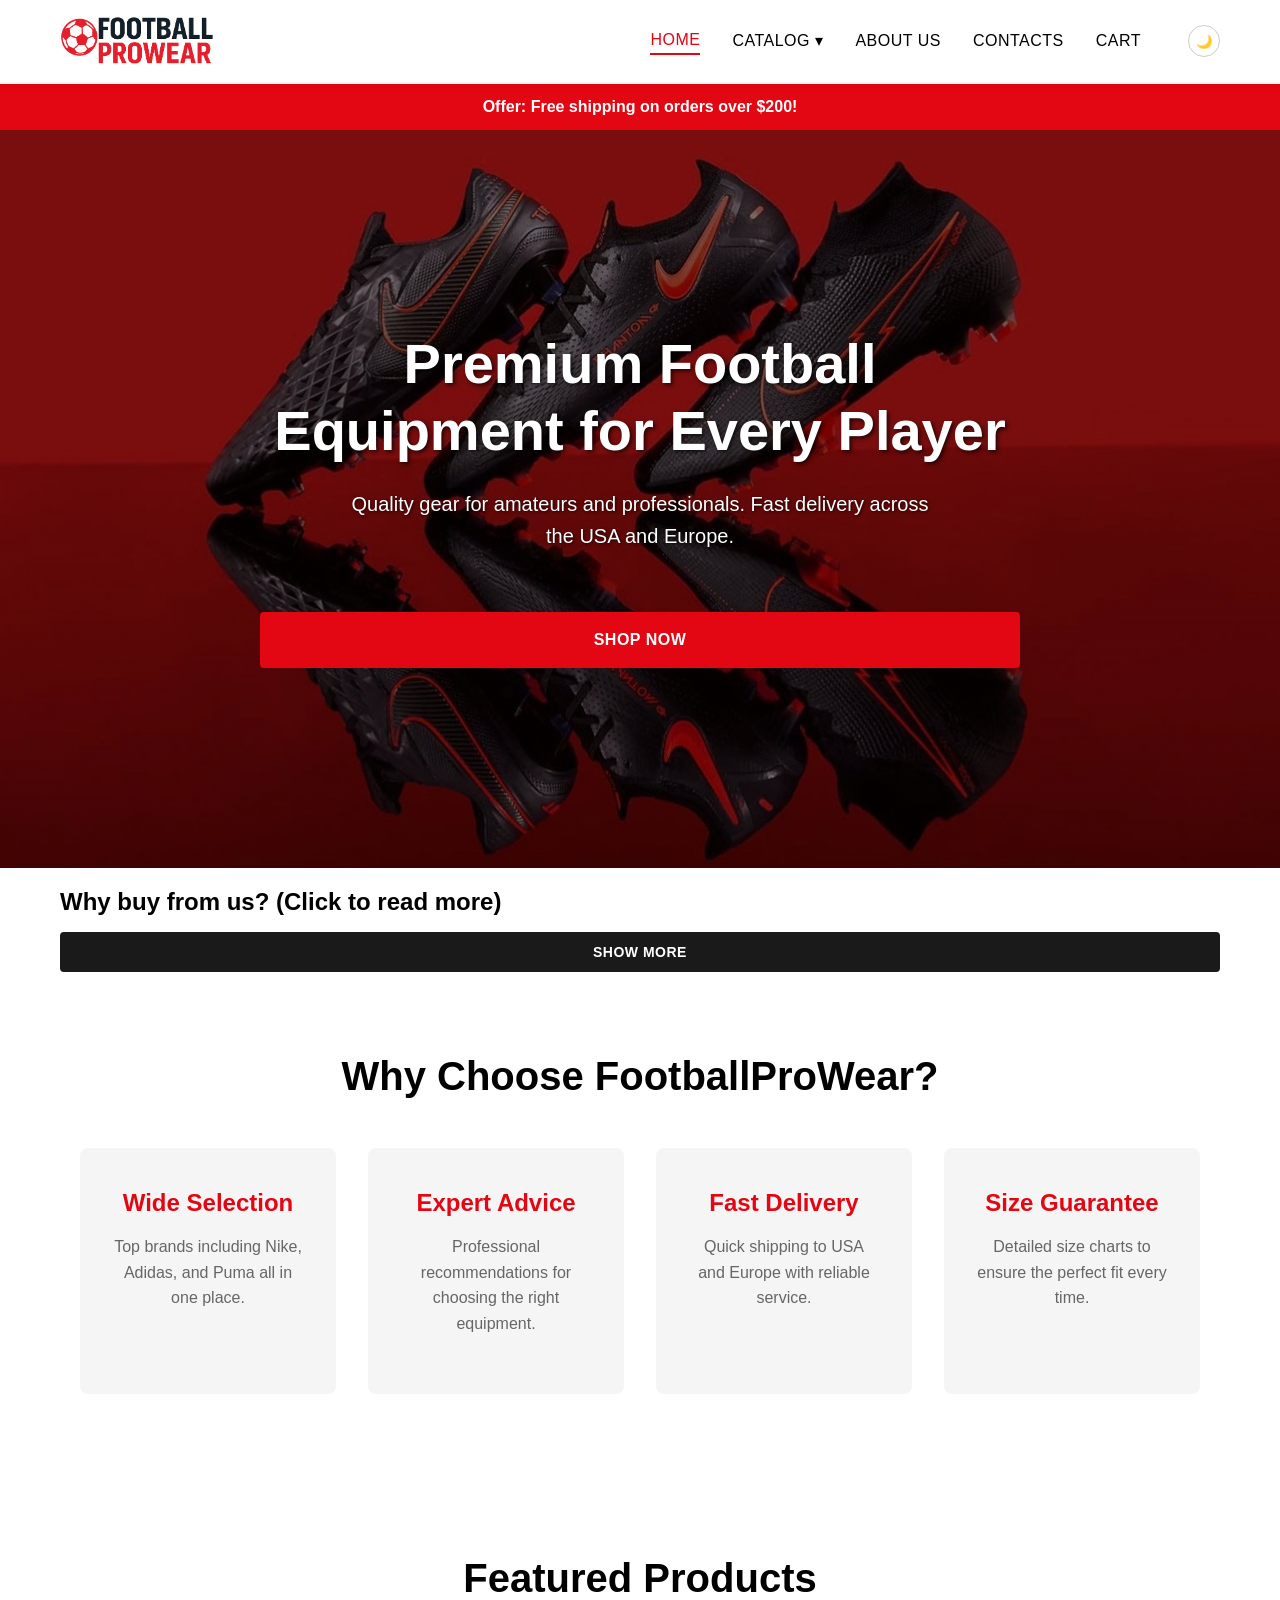
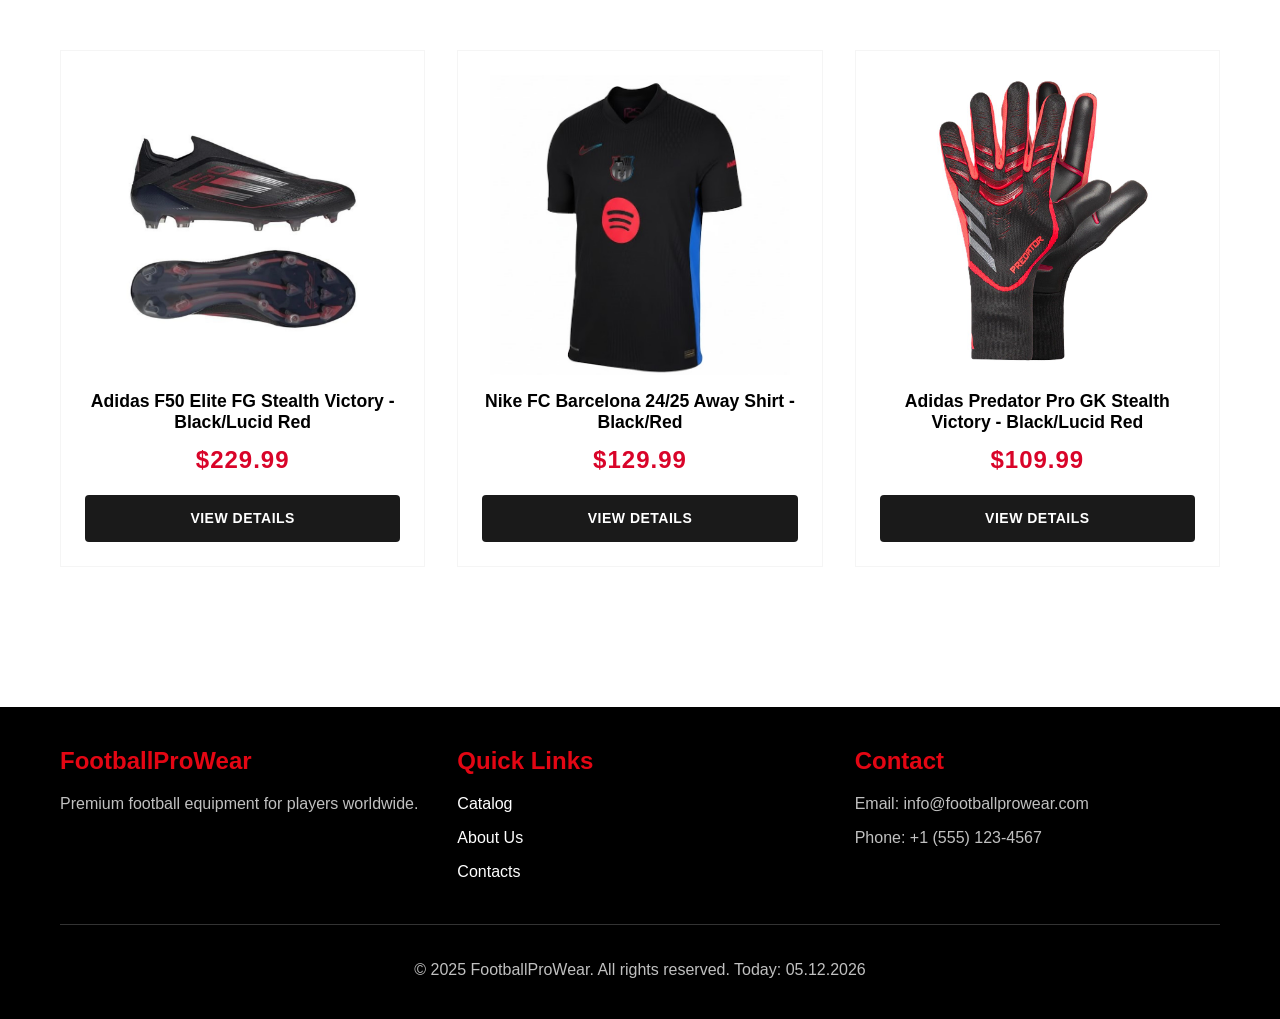
<file: index.html>
<!DOCTYPE html>
<html lang="en">
  <head>
    <meta charset="UTF-8" />
    <meta name="viewport" content="width=device-width, initial-scale=1.0" />
    <meta
      name="description"
      content="FootballProWear - Premium football equipment and gear for players of all levels. Shop cleats, jerseys, and accessories."
    />
    <title>FootballProWear - Premium Football Equipment</title>
    <link rel="stylesheet" href="css/index.css" />
  </head>
  <body>
    <header>
      <div class="container">
        <div class="logo">
          <a href="index.html">
            <img
              src="images/logo.png"
              alt="FootballProWear Logo"
              width="200"
              height="70"
            />
          </a>
        </div>

        <input type="checkbox" id="menu-toggle" />
        <label for="menu-toggle" class="menu-icon">&#9776;</label>

        <nav>
          <ul>
            <li><a href="index.html" class="active">Home</a></li>
            <li class="dropdown-item">
              <a href="catalog.html?filter=all">Catalog ▾</a>
              <div class="mega-menu">
                <div class="mega-column">
                  <h3>
                    <a href="catalog.html?filter=cleats">Football Boots</a>
                  </h3>
                  <ul>
                    <li>
                      <a href="catalog.html?filter=mercurial">Nike Mercurial</a>
                    </li>
                    <li>
                      <a href="catalog.html?filter=predator">Adidas Predator</a>
                    </li>
                    <li>
                      <a href="catalog.html?filter=future">Puma Future</a>
                    </li>
                    <li>
                      <a href="catalog.html?filter=phantom">Nike Phantom</a>
                    </li>
                  </ul>
                </div>
                <div class="mega-column">
                  <h3><a href="catalog.html?filter=jerseys">Clothing</a></h3>
                  <ul>
                    <li><a href="catalog.html?filter=jerseys">Jerseys</a></li>
                    <li>
                      <a href="catalog.html?filter=training">Training Wear</a>
                    </li>
                    <li><a href="catalog.html?filter=shorts">Shorts</a></li>
                  </ul>
                </div>
                <div class="mega-column">
                  <h3>
                    <a href="catalog.html?filter=accessories">Accessories</a>
                  </h3>
                  <ul>
                    <li>
                      <a href="catalog.html?filter=gloves">Goalkeeper Gloves</a>
                    </li>
                    <li>
                      <a href="catalog.html?filter=shin-guards">Shin Guards</a>
                    </li>
                    <li><a href="catalog.html?filter=ball">Footballs</a></li>
                  </ul>
                </div>
              </div>
            </li>
            <li><a href="about.html">About Us</a></li>
            <li><a href="contacts.html">Contacts</a></li>
            <li><a href="cart.html">Cart</a></li>
            <li class="theme-btn-container">
              <button id="theme-toggle" class="btn-theme" title="Switch Theme">
                🌙
              </button>
            </li>
          </ul>
        </nav>
      </div>
    </header>

    <main>
      <section class="hero">
        <div class="container">
          <h1>Premium Football Equipment for Every Player</h1>
          <p>
            Quality gear for amateurs and professionals. Fast delivery across
            the USA and Europe.
          </p>
          <a href="catalog.html" class="btn-primary">Shop Now</a>
        </div>
      </section>

      <section class="container" style="margin-top: 20px">
        <div class="accordion-box">
          <h3>Why buy from us? (Click to read more)</h3>
          <div
            id="hidden-content"
            style="display: none; padding: 10px; border-left: 3px solid #e30613"
          >
            <p>
              We are the only official distributor offering a 2-year warranty on
              all professional cleats and authentic match jerseys. Our delivery
              speed is unmatched across Europe and the USA.
            </p>
          </div>
          <button
            id="show-more-btn"
            class="btn-secondary"
            style="margin-top: 10px"
          >
            Show More
          </button>
        </div>
      </section>

      <section class="features">
        <div class="container">
          <h2>Why Choose FootballProWear?</h2>
          <div class="features-grid">
            <article class="feature-card">
              <h3>Wide Selection</h3>
              <p>
                Top brands including Nike, Adidas, and Puma all in one place.
              </p>
            </article>
            <article class="feature-card">
              <h3>Expert Advice</h3>
              <p>
                Professional recommendations for choosing the right equipment.
              </p>
            </article>
            <article class="feature-card">
              <h3>Fast Delivery</h3>
              <p>Quick shipping to USA and Europe with reliable service.</p>
            </article>
            <article class="feature-card">
              <h3>Size Guarantee</h3>
              <p>Detailed size charts to ensure the perfect fit every time.</p>
            </article>
          </div>
        </div>
      </section>

      <section class="featured-products">
        <div class="container">
          <h2>Featured Products</h2>
          <div class="products-grid">
            <article class="product-card">
              <img
                src="images/products/adidas-f50-black-red.jpg"
                alt="Professional Football Cleats"
                width="300"
                height="300"
              />
              <h3>Adidas F50 Elite FG Stealth Victory - Black/Lucid Red</h3>
              <p class="price">$229.99</p>
              <a href="product.html?id=1" class="btn-secondary">View Details</a>
            </article>
            <article class="product-card">
              <img
                src="images/products/football-shirt-nike-fc-barcelona-24-25-away-match-black.jpg"
                alt="Team Football Jersey"
                width="300"
                height="300"
              />
              <h3>Nike FC Barcelona 24/25 Away Shirt - Black/Red</h3>
              <p class="price">$129.99</p>
              <a href="product.html?id=2" class="btn-secondary">View Details</a>
            </article>
            <article class="product-card">
              <img
                src="images/products/adidas-predator-pro-gk-gloves-black-red.jpg"
                alt="Goalkeeper Gloves"
                width="300"
                height="300"
              />
              <h3>Adidas Predator Pro GK Stealth Victory - Black/Lucid Red</h3>
              <p class="price">$109.99</p>
              <a href="product.html?id=3" class="btn-secondary">View Details</a>
            </article>
          </div>
        </div>
      </section>
    </main>

    <footer>
      <div class="container">
        <div class="footer-content">
          <div class="footer-section">
            <h3>FootballProWear</h3>
            <p>Premium football equipment for players worldwide.</p>
          </div>
          <div class="footer-section">
            <h3>Quick Links</h3>
            <ul>
              <li><a href="catalog.html">Catalog</a></li>
              <li><a href="about.html">About Us</a></li>
              <li><a href="contacts.html">Contacts</a></li>
            </ul>
          </div>
          <div class="footer-section">
            <h3>Contact</h3>
            <p>Email: info@footballprowear.com</p>
            <p>Phone: +1 (555) 123-4567</p>
          </div>
        </div>
        <div class="footer-bottom">
          <p>
            &copy; <span id="year-container">2025</span> FootballProWear. All
            rights reserved. Today: <span id="current-date"></span>
          </p>
        </div>
      </div>
    </footer>

    <script src="js/main.js"></script>
  </body>
</html>
</file>
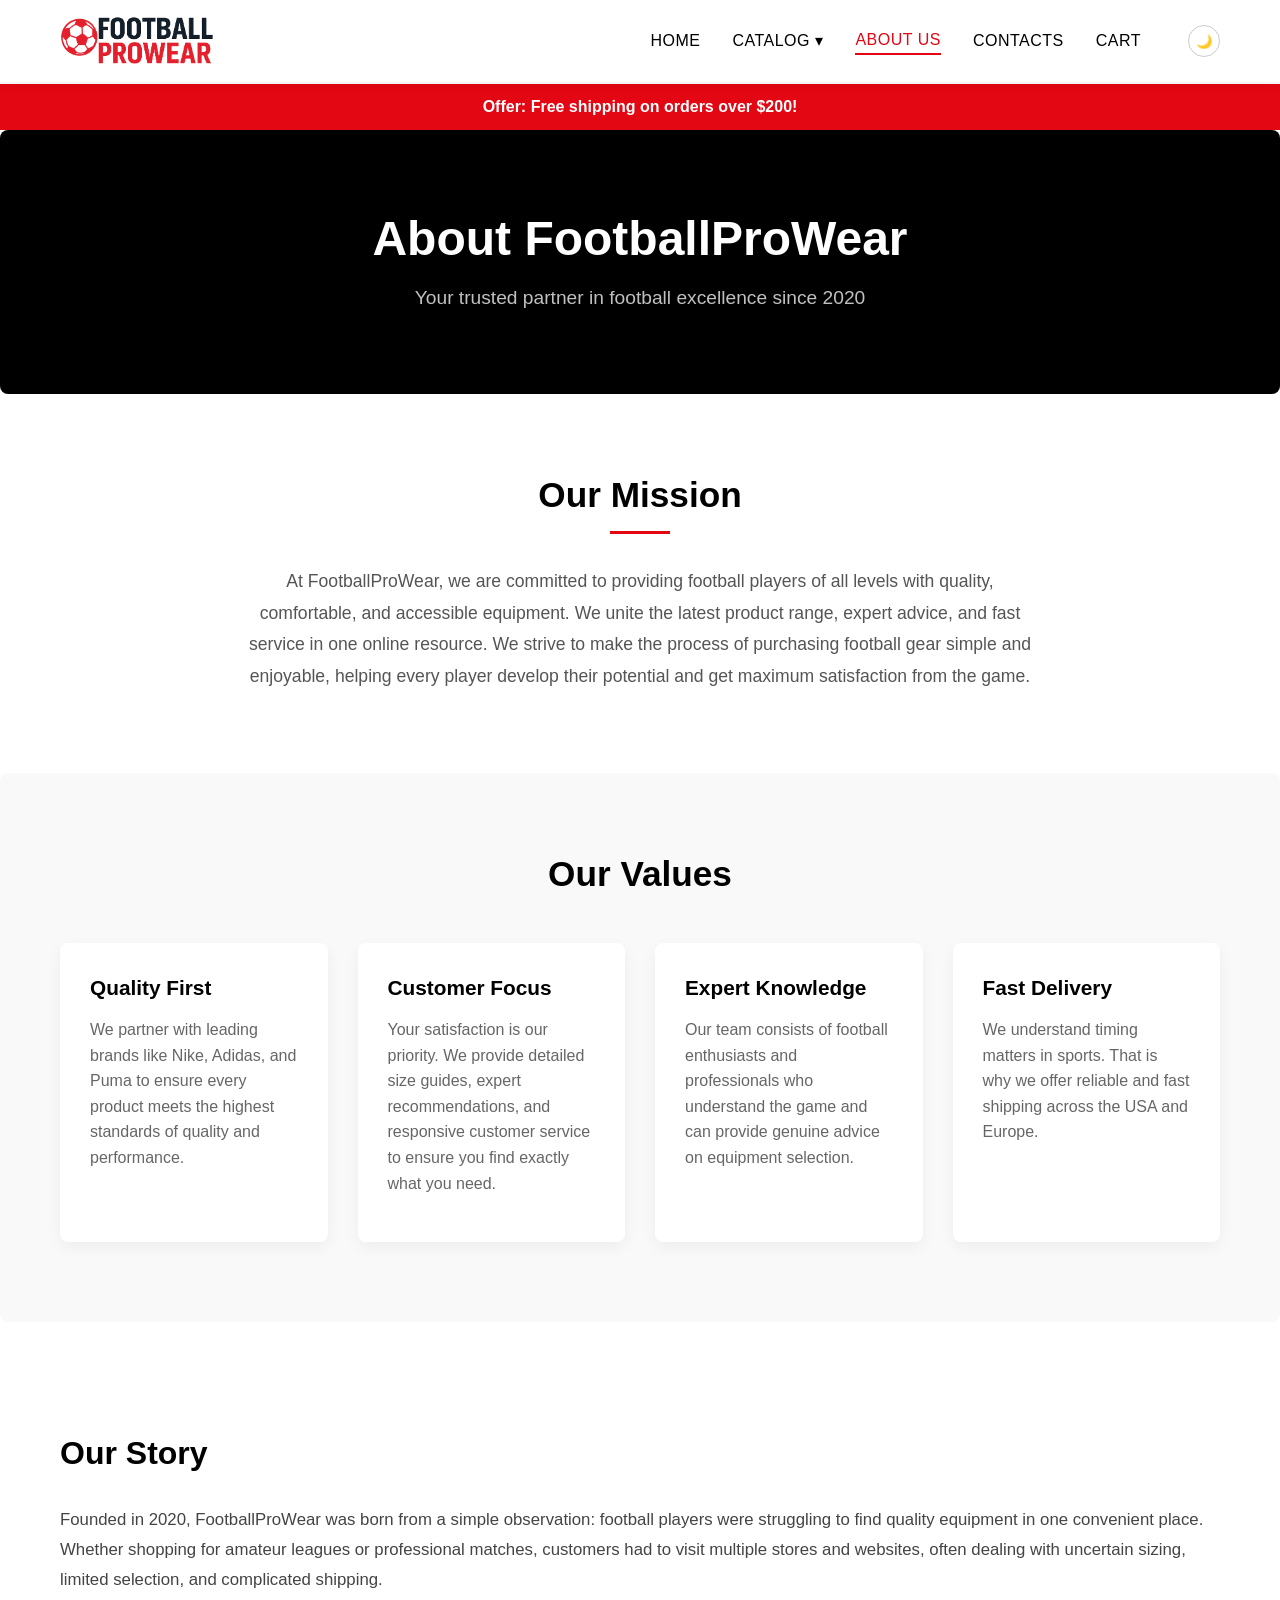
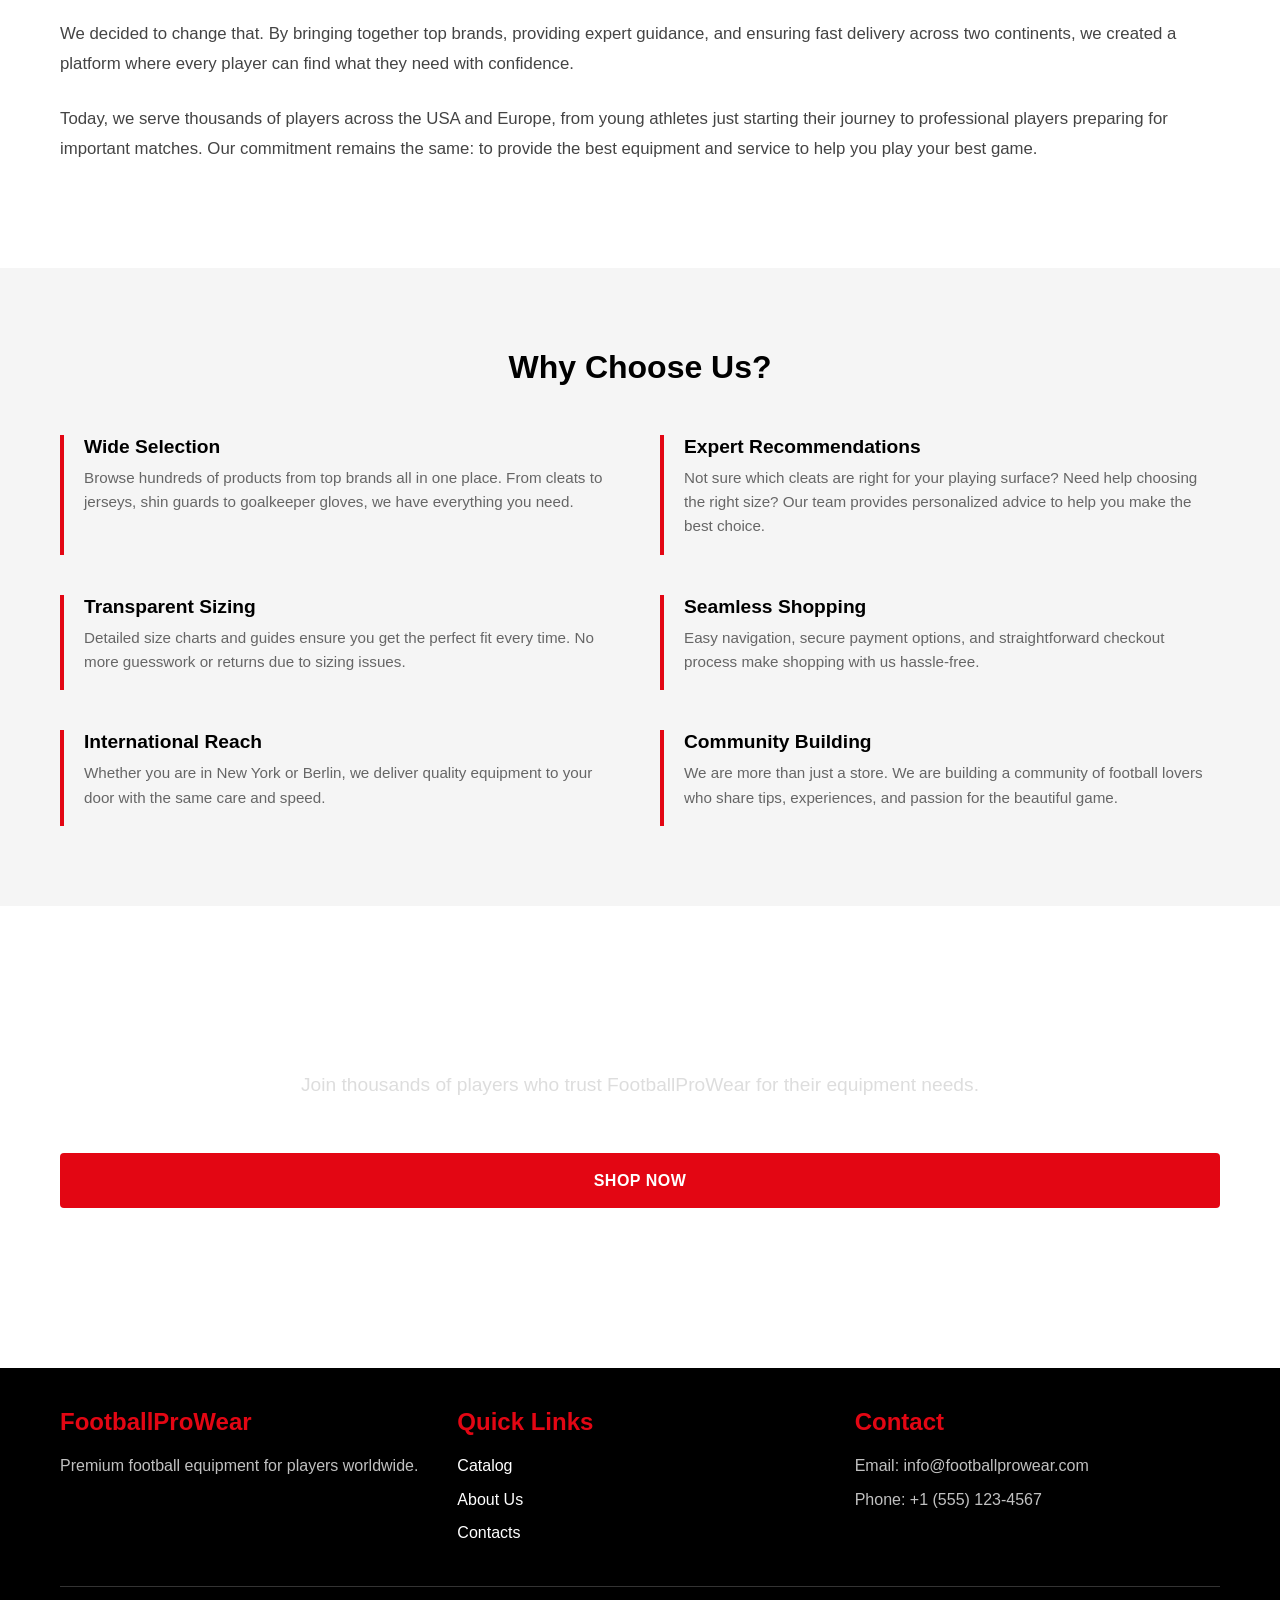
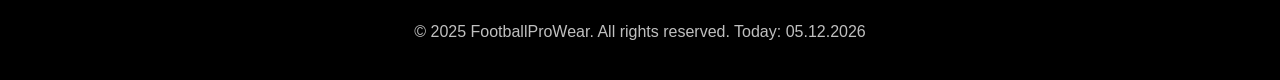
<file: about.html>
<!DOCTYPE html>
<html lang="en">
  <head>
    <meta charset="UTF-8" />
    <meta name="viewport" content="width=device-width, initial-scale=1.0" />
    <meta
      name="description"
      content="Learn about FootballProWear - your trusted source for premium football equipment in the USA and Europe."
    />
    <title>About Us - FootballProWear</title>
    <link rel="stylesheet" href="css/index.css" />
  </head>
  <body>
    <header>
      <div class="container">
        <div class="logo">
          <a href="index.html">
            <img
              src="images/logo.png"
              alt="FootballProWear Logo"
              width="200"
              height="70"
            />
          </a>
        </div>

        <input type="checkbox" id="menu-toggle" />
        <label for="menu-toggle" class="menu-icon">&#9776;</label>

        <nav>
          <ul>
            <li><a href="index.html">Home</a></li>
            <li class="dropdown-item">
              <a href="catalog.html?filter=all">Catalog ▾</a>
              <div class="mega-menu">
                <div class="mega-column">
                  <h3>
                    <a href="catalog.html?filter=cleats">Football Boots</a>
                  </h3>
                  <ul>
                    <li>
                      <a href="catalog.html?filter=mercurial">Nike Mercurial</a>
                    </li>
                    <li>
                      <a href="catalog.html?filter=predator">Adidas Predator</a>
                    </li>
                    <li>
                      <a href="catalog.html?filter=future">Puma Future</a>
                    </li>
                    <li><a href="catalog.html?filter=cleats">All Cleats</a></li>
                  </ul>
                </div>
                <div class="mega-column">
                  <h3><a href="catalog.html?filter=jerseys">Clothing</a></h3>
                  <ul>
                    <li><a href="catalog.html?filter=jerseys">Jerseys</a></li>
                    <li>
                      <a href="catalog.html?filter=training">Training Wear</a>
                    </li>
                    <li><a href="catalog.html?filter=shorts">Shorts</a></li>
                  </ul>
                </div>
                <div class="mega-column">
                  <h3>
                    <a href="catalog.html?filter=accessories">Accessories</a>
                  </h3>
                  <ul>
                    <li>
                      <a href="catalog.html?filter=gloves">Goalkeeper Gloves</a>
                    </li>
                    <li>
                      <a href="catalog.html?filter=shin-guards">Shin Guards</a>
                    </li>
                    <li><a href="catalog.html?filter=ball">Footballs</a></li>
                  </ul>
                </div>
              </div>
            </li>
            <li><a href="about.html" class="active">About Us</a></li>
            <li><a href="contacts.html">Contacts</a></li>
            <li><a href="cart.html">Cart</a></li>
            <li class="theme-btn-container">
              <button id="theme-toggle" class="btn-theme" title="Switch Theme">
                🌙
              </button>
            </li>
          </ul>
        </nav>
      </div>
    </header>

    <main>
      <section class="about-hero">
        <div class="container">
          <h1>About FootballProWear</h1>
          <p class="lead">
            Your trusted partner in football excellence since 2020
          </p>
        </div>
      </section>

      <section class="about-mission">
        <div class="container">
          <h2>Our Mission</h2>
          <p>
            At FootballProWear, we are committed to providing football players
            of all levels with quality, comfortable, and accessible equipment.
            We unite the latest product range, expert advice, and fast service
            in one online resource. We strive to make the process of purchasing
            football gear simple and enjoyable, helping every player develop
            their potential and get maximum satisfaction from the game.
          </p>
        </div>
      </section>

      <section class="about-values">
        <div class="container">
          <h2>Our Values</h2>
          <div class="values-grid">
            <article class="value-card">
              <h3>Quality First</h3>
              <p>
                We partner with leading brands like Nike, Adidas, and Puma to
                ensure every product meets the highest standards of quality and
                performance.
              </p>
            </article>
            <article class="value-card">
              <h3>Customer Focus</h3>
              <p>
                Your satisfaction is our priority. We provide detailed size
                guides, expert recommendations, and responsive customer service
                to ensure you find exactly what you need.
              </p>
            </article>
            <article class="value-card">
              <h3>Expert Knowledge</h3>
              <p>
                Our team consists of football enthusiasts and professionals who
                understand the game and can provide genuine advice on equipment
                selection.
              </p>
            </article>
            <article class="value-card">
              <h3>Fast Delivery</h3>
              <p>
                We understand timing matters in sports. That is why we offer
                reliable and fast shipping across the USA and Europe.
              </p>
            </article>
          </div>
        </div>
      </section>

      <section class="about-story">
        <div class="container">
          <h2>Our Story</h2>
          <p>
            Founded in 2020, FootballProWear was born from a simple observation:
            football players were struggling to find quality equipment in one
            convenient place. Whether shopping for amateur leagues or
            professional matches, customers had to visit multiple stores and
            websites, often dealing with uncertain sizing, limited selection,
            and complicated shipping.
          </p>

          <p>
            We decided to change that. By bringing together top brands,
            providing expert guidance, and ensuring fast delivery across two
            continents, we created a platform where every player can find what
            they need with confidence.
          </p>

          <p>
            Today, we serve thousands of players across the USA and Europe, from
            young athletes just starting their journey to professional players
            preparing for important matches. Our commitment remains the same: to
            provide the best equipment and service to help you play your best
            game.
          </p>
        </div>
      </section>

      <section class="about-advantages">
        <div class="container">
          <h2>Why Choose Us?</h2>
          <div class="advantages-list">
            <article class="advantage-item">
              <h3>Wide Selection</h3>
              <p>
                Browse hundreds of products from top brands all in one place.
                From cleats to jerseys, shin guards to goalkeeper gloves, we
                have everything you need.
              </p>
            </article>
            <article class="advantage-item">
              <h3>Expert Recommendations</h3>
              <p>
                Not sure which cleats are right for your playing surface? Need
                help choosing the right size? Our team provides personalized
                advice to help you make the best choice.
              </p>
            </article>
            <article class="advantage-item">
              <h3>Transparent Sizing</h3>
              <p>
                Detailed size charts and guides ensure you get the perfect fit
                every time. No more guesswork or returns due to sizing issues.
              </p>
            </article>
            <article class="advantage-item">
              <h3>Seamless Shopping</h3>
              <p>
                Easy navigation, secure payment options, and straightforward
                checkout process make shopping with us hassle-free.
              </p>
            </article>
            <article class="advantage-item">
              <h3>International Reach</h3>
              <p>
                Whether you are in New York or Berlin, we deliver quality
                equipment to your door with the same care and speed.
              </p>
            </article>
            <article class="advantage-item">
              <h3>Community Building</h3>
              <p>
                We are more than just a store. We are building a community of
                football lovers who share tips, experiences, and passion for the
                beautiful game.
              </p>
            </article>
          </div>
        </div>
      </section>

      <section class="about-cta">
        <div class="container">
          <h2>Ready to Gear Up?</h2>
          <p>
            Join thousands of players who trust FootballProWear for their
            equipment needs.
          </p>
          <a href="catalog.html" class="btn-primary">Shop Now</a>
        </div>
      </section>
    </main>

    <footer>
      <div class="container">
        <div class="footer-content">
          <div class="footer-section">
            <h3>FootballProWear</h3>
            <p>Premium football equipment for players worldwide.</p>
          </div>
          <div class="footer-section">
            <h3>Quick Links</h3>
            <ul>
              <li><a href="catalog.html">Catalog</a></li>
              <li><a href="about.html">About Us</a></li>
              <li><a href="contacts.html">Contacts</a></li>
            </ul>
          </div>
          <div class="footer-section">
            <h3>Contact</h3>
            <p>Email: info@footballprowear.com</p>
            <p>Phone: +1 (555) 123-4567</p>
          </div>
        </div>
        <div class="footer-bottom">
          <p>
            &copy; <span id="year-container">2025</span> FootballProWear. All
            rights reserved. Today: <span id="current-date"></span>
          </p>
        </div>
      </div>
    </footer>

    <script src="js/main.js"></script>
  </body>
</html>
</file>
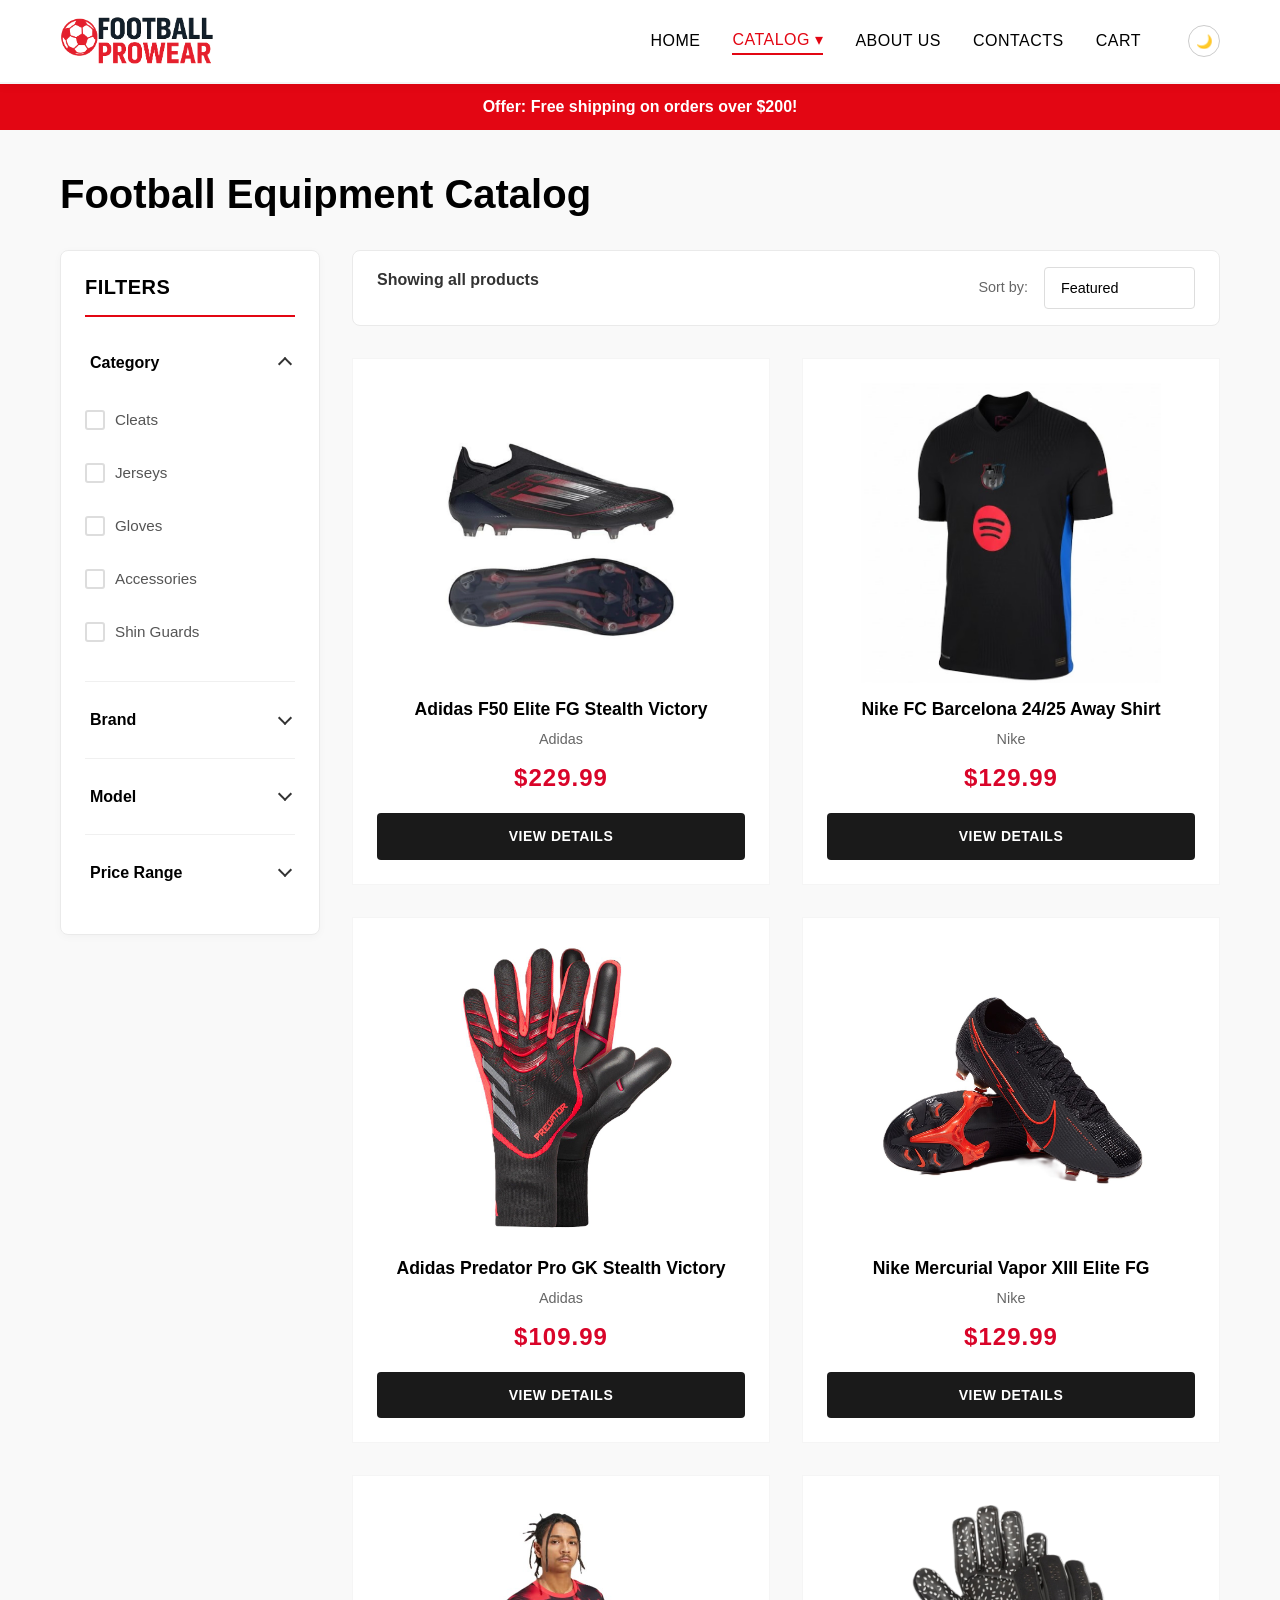
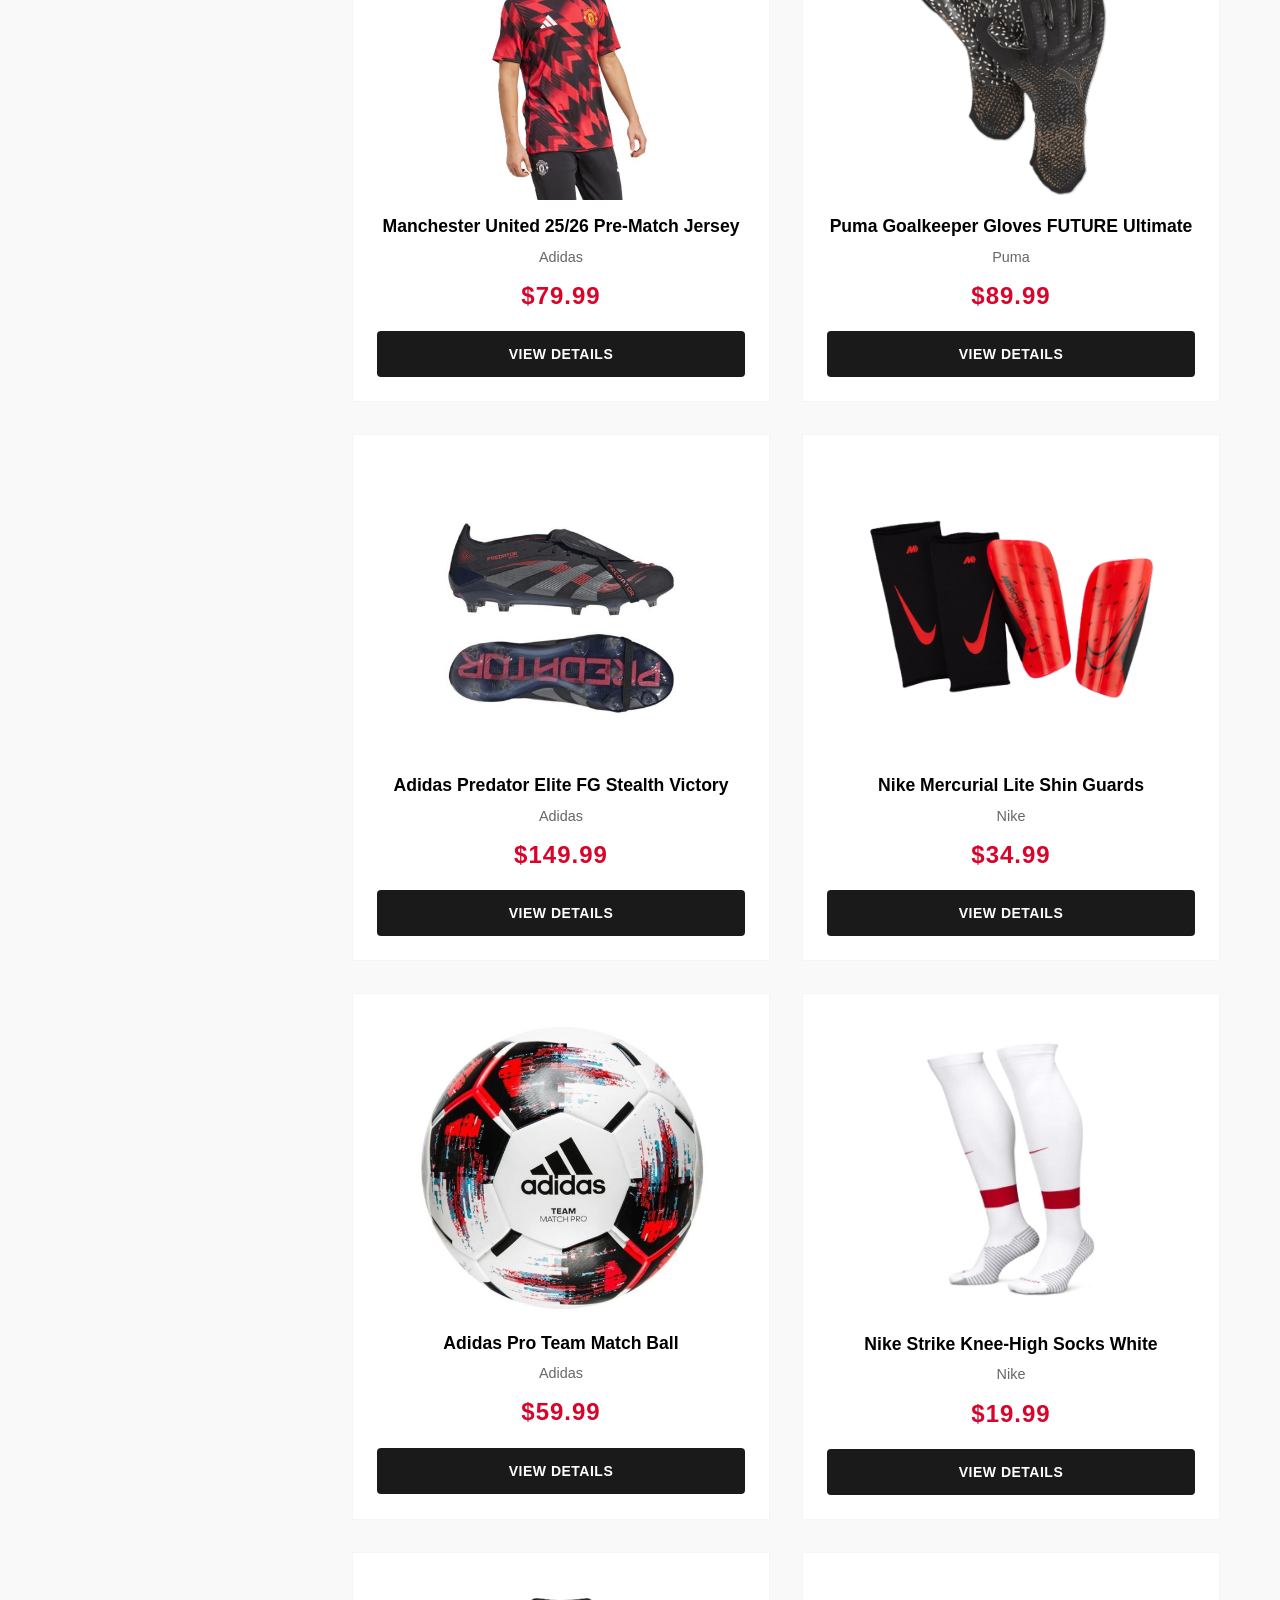
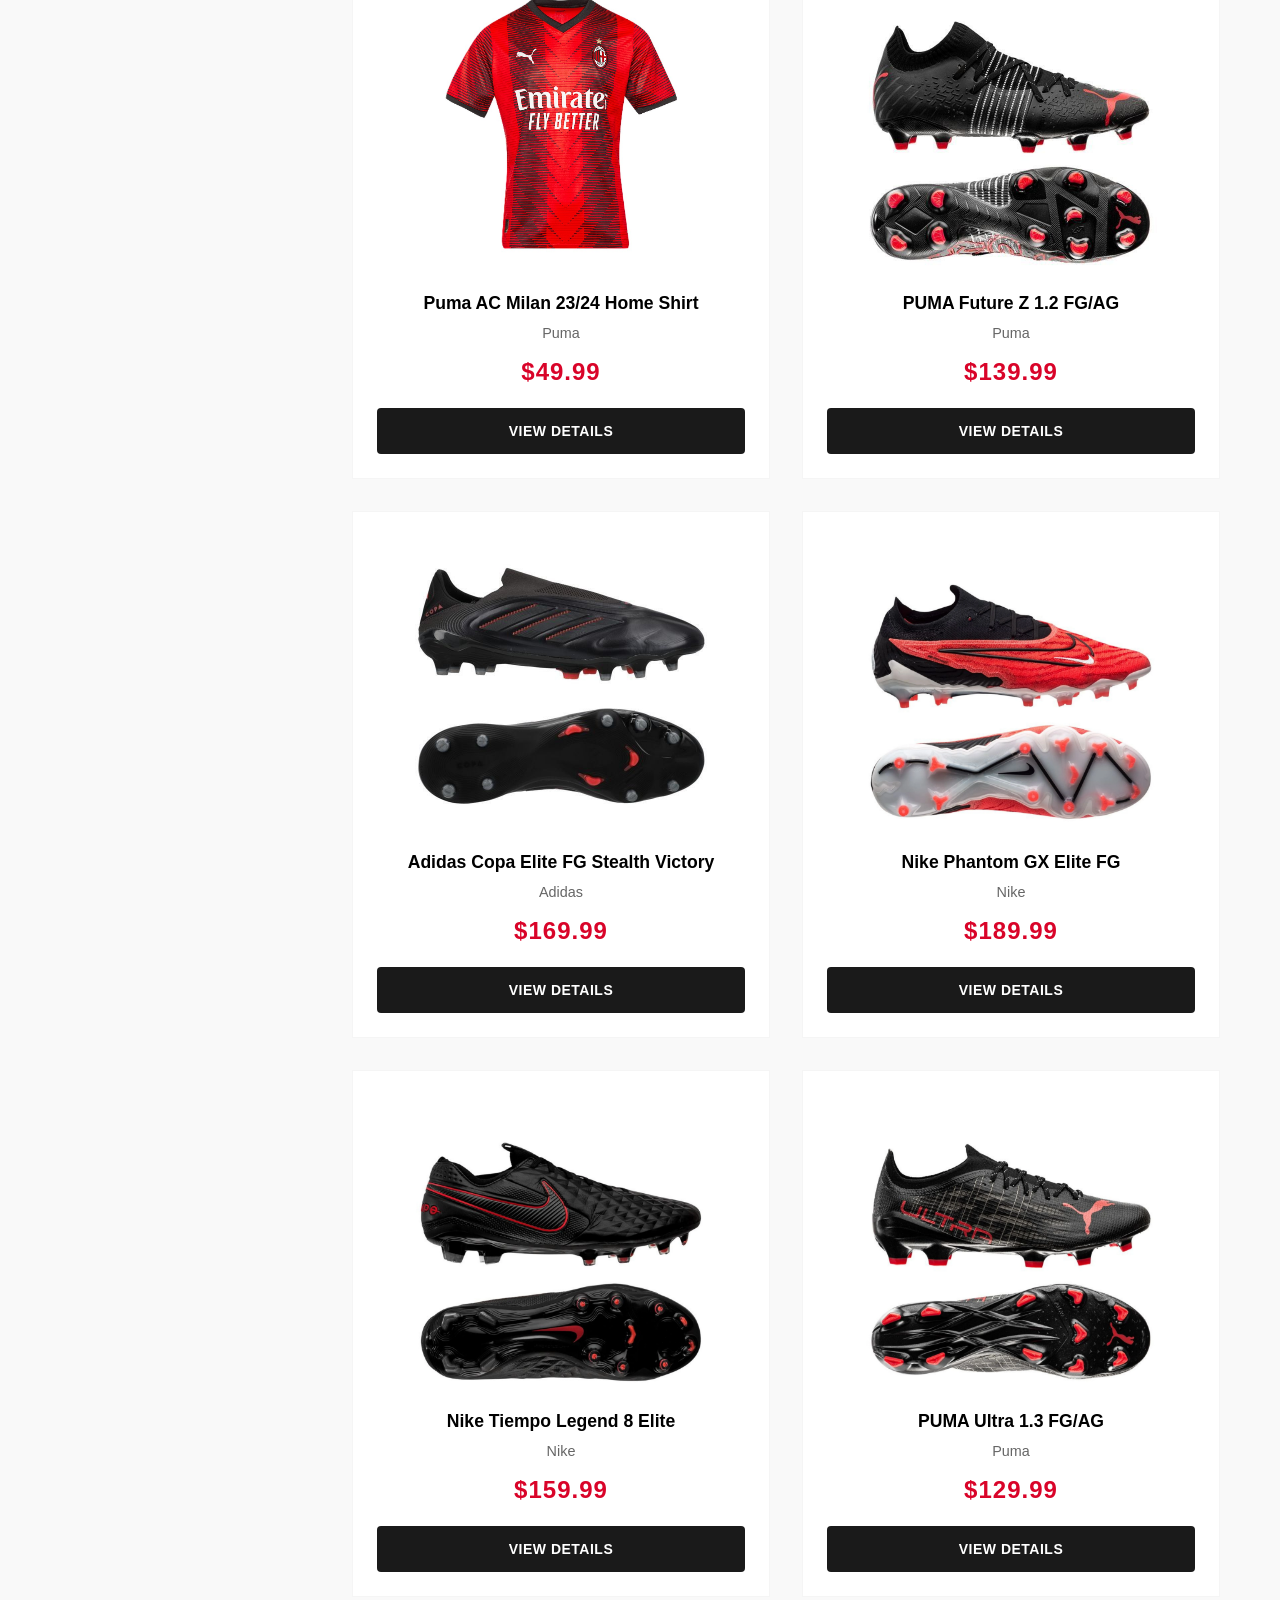
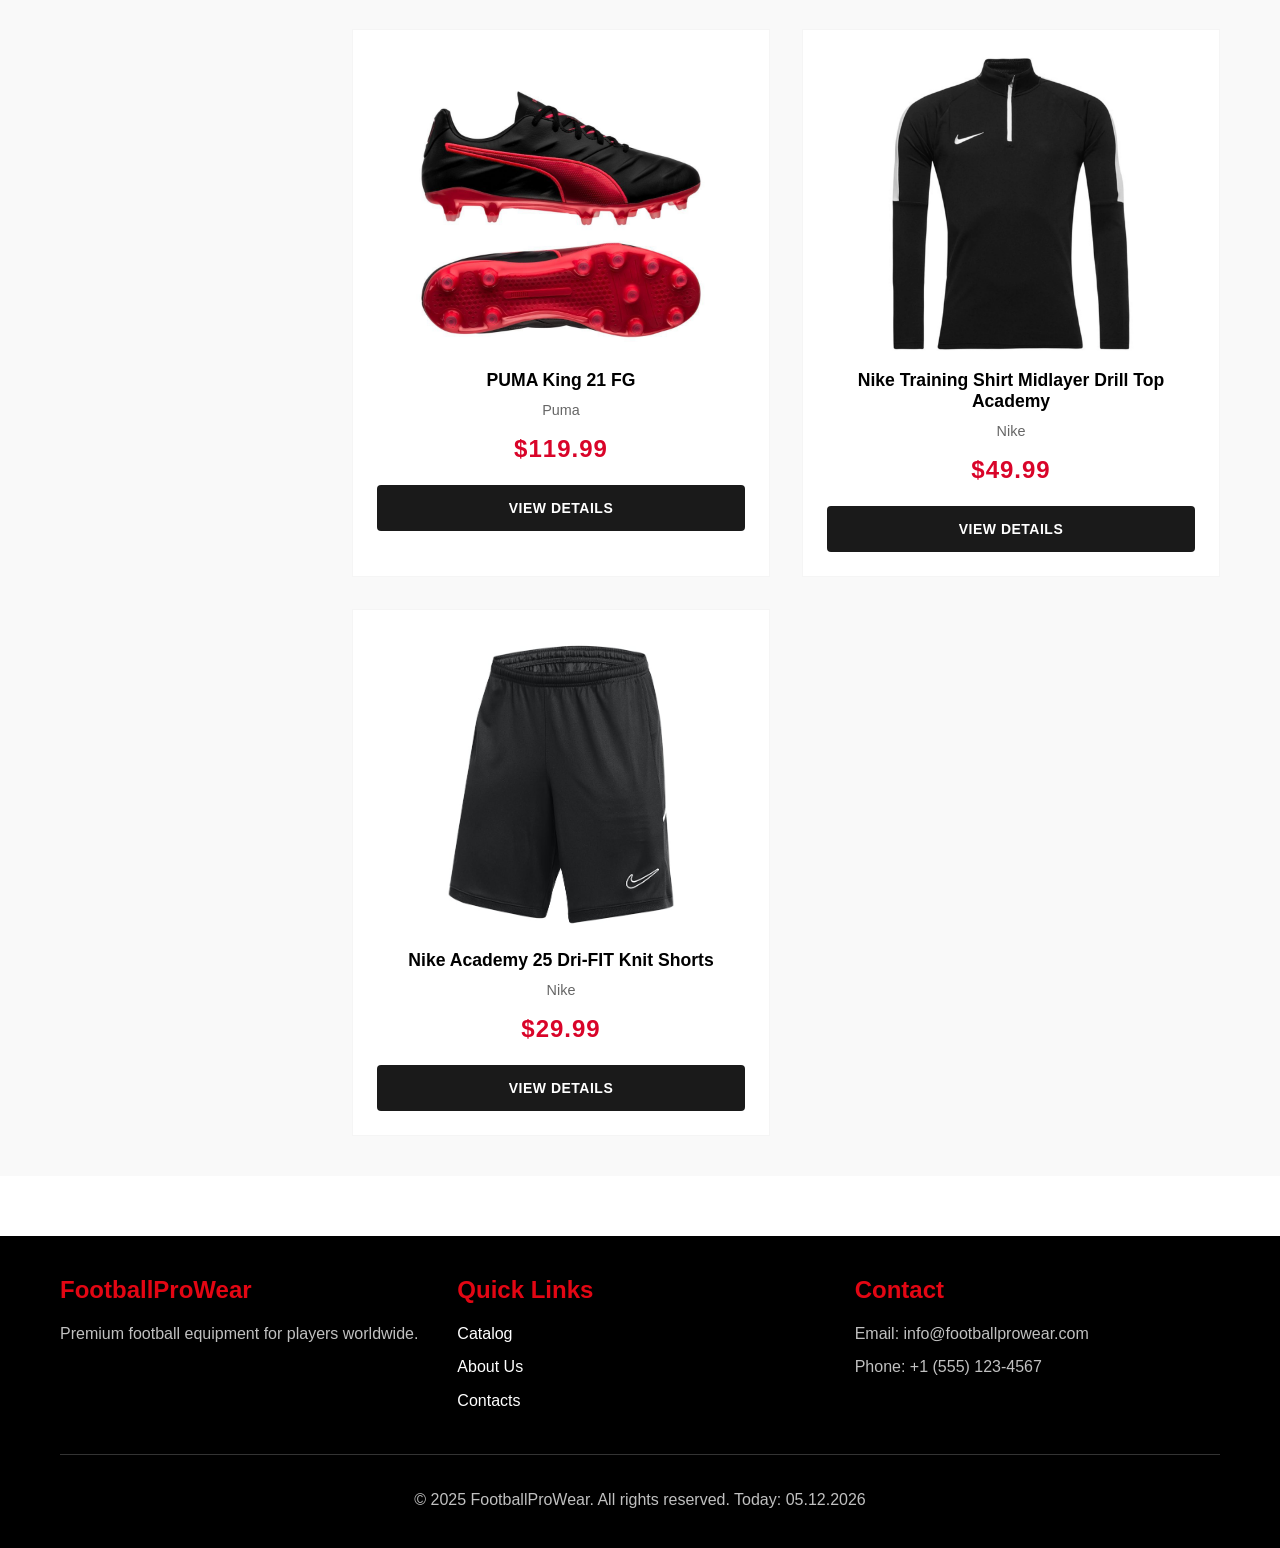
<file: catalog.html>
<!DOCTYPE html>
<html lang="en">
  <head>
    <meta charset="UTF-8" />
    <meta name="viewport" content="width=device-width, initial-scale=1.0" />
    <meta
      name="description"
      content="Browse our extensive catalog of football equipment including cleats, jerseys, gloves, and accessories."
    />
    <title>Catalog - FootballProWear</title>
    <link rel="stylesheet" href="css/index.css" />
  </head>
  <body>
    <header>
      <div class="container">
        <div class="logo">
          <a href="index.html">
            <img
              src="images/logo.png"
              alt="FootballProWear Logo"
              width="200"
              height="70"
            />
          </a>
        </div>

        <input type="checkbox" id="menu-toggle" />
        <label for="menu-toggle" class="menu-icon">&#9776;</label>

        <nav>
          <ul>
            <li><a href="index.html">Home</a></li>
            <li class="dropdown-item">
              <a href="catalog.html?filter=all" class="active">Catalog ▾</a>
              <div class="mega-menu">
                <div class="mega-column">
                  <h3>
                    <a href="catalog.html?filter=cleats">Football Boots</a>
                  </h3>
                  <ul>
                    <li>
                      <a href="catalog.html?filter=mercurial">Nike Mercurial</a>
                    </li>
                    <li>
                      <a href="catalog.html?filter=predator">Adidas Predator</a>
                    </li>
                    <li>
                      <a href="catalog.html?filter=future">Puma Future</a>
                    </li>
                    <li><a href="catalog.html?filter=cleats">All Cleats</a></li>
                  </ul>
                </div>
                <div class="mega-column">
                  <h3><a href="catalog.html?filter=jerseys">Clothing</a></h3>
                  <ul>
                    <li><a href="catalog.html?filter=jerseys">Jerseys</a></li>
                    <li>
                      <a href="catalog.html?filter=training">Training Wear</a>
                    </li>
                    <li><a href="catalog.html?filter=shorts">Shorts</a></li>
                  </ul>
                </div>
                <div class="mega-column">
                  <h3>
                    <a href="catalog.html?filter=accessories">Accessories</a>
                  </h3>
                  <ul>
                    <li>
                      <a href="catalog.html?filter=gloves">Goalkeeper Gloves</a>
                    </li>
                    <li>
                      <a href="catalog.html?filter=shin-guards">Shin Guards</a>
                    </li>
                    <li><a href="catalog.html?filter=ball">Footballs</a></li>
                  </ul>
                </div>
              </div>
            </li>
            <li><a href="about.html">About Us</a></li>
            <li><a href="contacts.html">Contacts</a></li>
            <li><a href="cart.html">Cart</a></li>
            <li class="theme-btn-container">
              <button id="theme-toggle" class="btn-theme" title="Switch Theme">
                🌙
              </button>
            </li>
          </ul>
        </nav>
      </div>
    </header>

    <main>
      <section class="catalog-page">
        <div class="container">
          <h1>Football Equipment Catalog</h1>

          <div class="catalog-layout">
            <aside class="filters">
              <h2>Filters</h2>

              <div class="filter-group">
                <h3>Category</h3>
                <ul>
                  <li>
                    <label
                      ><input type="checkbox" name="category" value="cleats" />
                      Cleats</label
                    >
                  </li>
                  <li>
                    <label
                      ><input type="checkbox" name="category" value="jerseys" />
                      Jerseys</label
                    >
                  </li>
                  <li>
                    <label
                      ><input type="checkbox" name="category" value="gloves" />
                      Gloves</label
                    >
                  </li>
                  <li>
                    <label
                      ><input
                        type="checkbox"
                        name="category"
                        value="accessories"
                      />
                      Accessories</label
                    >
                  </li>
                  <li>
                    <label
                      ><input
                        type="checkbox"
                        name="category"
                        value="shin-guards"
                      />
                      Shin Guards</label
                    >
                  </li>
                </ul>
              </div>

              <div class="filter-group">
                <h3>Brand</h3>
                <ul>
                  <li>
                    <label
                      ><input type="checkbox" name="brand" value="nike" />
                      Nike</label
                    >
                  </li>
                  <li>
                    <label
                      ><input type="checkbox" name="brand" value="adidas" />
                      Adidas</label
                    >
                  </li>
                  <li>
                    <label
                      ><input type="checkbox" name="brand" value="puma" />
                      Puma</label
                    >
                  </li>
                </ul>
              </div>

              <div class="filter-group" id="model-filters">
                <h3>Model</h3>
                <ul>
                  <li data-brand-group="nike">
                    <label
                      ><input type="checkbox" name="model" value="mercurial" />
                      Mercurial</label
                    >
                  </li>
                  <li data-brand-group="nike">
                    <label
                      ><input type="checkbox" name="model" value="phantom" />
                      Phantom</label
                    >
                  </li>
                  <li data-brand-group="nike">
                    <label
                      ><input type="checkbox" name="model" value="tiempo" />
                      Tiempo</label
                    >
                  </li>
                  <li data-brand-group="adidas">
                    <label
                      ><input type="checkbox" name="model" value="predator" />
                      Predator</label
                    >
                  </li>
                  <li data-brand-group="adidas">
                    <label
                      ><input type="checkbox" name="model" value="f50" />
                      F50</label
                    >
                  </li>
                  <li data-brand-group="adidas">
                    <label
                      ><input type="checkbox" name="model" value="copa" />
                      Copa</label
                    >
                  </li>
                  <li data-brand-group="puma">
                    <label
                      ><input type="checkbox" name="model" value="ultra" />
                      Ultra</label
                    >
                  </li>
                  <li data-brand-group="puma">
                    <label
                      ><input type="checkbox" name="model" value="future" />
                      Future</label
                    >
                  </li>
                  <li data-brand-group="puma">
                    <label
                      ><input type="checkbox" name="model" value="king" />
                      King</label
                    >
                  </li>
                </ul>
              </div>

              <div class="filter-group">
                <h3>Price Range</h3>
                <ul>
                  <li>
                    <label
                      ><input type="checkbox" name="price" value="0-50" /> Under
                      $50</label
                    >
                  </li>
                  <li>
                    <label
                      ><input type="checkbox" name="price" value="50-100" /> $50
                      - $100</label
                    >
                  </li>
                  <li>
                    <label
                      ><input type="checkbox" name="price" value="100-150" />
                      $100 - $150</label
                    >
                  </li>
                  <li>
                    <label
                      ><input type="checkbox" name="price" value="150+" /> Over
                      $150</label
                    >
                  </li>
                </ul>
              </div>
            </aside>

            <div class="products-section">
              <div class="products-header">
                <p class="results-count">Showing all products</p>
                <div class="sort-options">
                  <label for="sort">Sort by:</label>
                  <select id="sort" name="sort">
                    <option value="featured">Featured</option>
                    <option value="price-low">Price: Low to High</option>
                    <option value="price-high">Price: High to Low</option>
                    <option value="newest">Newest</option>
                  </select>
                </div>
              </div>

              <div class="products-grid">
                <article
                  class="product-card"
                  data-category="cleats"
                  data-brand="adidas"
                  data-model="f50"
                  data-price="229.99"
                >
                  <img
                    src="images/products/adidas-f50-black-red.jpg"
                    alt="Adidas F50 Elite FG Stealth Victory"
                    width="300"
                    height="300"
                  />
                  <h3>Adidas F50 Elite FG Stealth Victory</h3>
                  <p class="brand">Adidas</p>
                  <p class="price">$229.99</p>
                  <a href="product.html?id=1" class="btn-secondary"
                    >View Details</a
                  >
                </article>

                <article
                  class="product-card"
                  data-category="jerseys"
                  data-brand="nike"
                  data-price="129.99"
                >
                  <img
                    src="images/products/football-shirt-nike-fc-barcelona-24-25-away-match-black.jpg"
                    alt="Nike FC Barcelona 24/25 Away Shirt"
                    width="300"
                    height="300"
                  />
                  <h3>Nike FC Barcelona 24/25 Away Shirt</h3>
                  <p class="brand">Nike</p>
                  <p class="price">$129.99</p>
                  <a href="product.html?id=2" class="btn-secondary"
                    >View Details</a
                  >
                </article>

                <article
                  class="product-card"
                  data-category="gloves"
                  data-brand="adidas"
                  data-model="predator"
                  data-price="109.99"
                >
                  <img
                    src="images/products/adidas-predator-pro-gk-gloves-black-red.jpg"
                    alt="Adidas Predator Pro GK Stealth Victory"
                    width="300"
                    height="300"
                  />
                  <h3>Adidas Predator Pro GK Stealth Victory</h3>
                  <p class="brand">Adidas</p>
                  <p class="price">$109.99</p>
                  <a href="product.html?id=3" class="btn-secondary"
                    >View Details</a
                  >
                </article>

                <article
                  class="product-card"
                  data-category="cleats"
                  data-brand="nike"
                  data-model="mercurial"
                  data-price="129.99"
                >
                  <img
                    src="images/products/nike-mercurial-vapor-xiii-elite-fg.jpg"
                    alt="Nike Mercurial Vapor XIII Elite FG"
                    width="300"
                    height="300"
                  />
                  <h3>Nike Mercurial Vapor XIII Elite FG</h3>
                  <p class="brand">Nike</p>
                  <p class="price">$129.99</p>
                  <a href="product.html?id=4" class="btn-secondary"
                    >View Details</a
                  >
                </article>

                <article
                  class="product-card"
                  data-category="jerseys"
                  data-brand="adidas"
                  data-price="79.99"
                >
                  <img
                    src="images/products/Manchester_United_25-26_Pre-Match_Jersey_Red.jpg"
                    alt="Manchester United 25/26 Pre-Match Jersey"
                    width="300"
                    height="300"
                  />
                  <h3>Manchester United 25/26 Pre-Match Jersey</h3>
                  <p class="brand">Adidas</p>
                  <p class="price">$79.99</p>
                  <a href="product.html?id=5" class="btn-secondary"
                    >View Details</a
                  >
                </article>

                <article
                  class="product-card"
                  data-category="gloves"
                  data-brand="puma"
                  data-price="89.99"
                >
                  <img
                    src="images/products/puma-goalkeeper-gloves-future-ultimate.jpg"
                    alt="Puma Goalkeeper Gloves FUTURE Ultimate"
                    width="300"
                    height="300"
                  />
                  <h3>Puma Goalkeeper Gloves FUTURE Ultimate</h3>
                  <p class="brand">Puma</p>
                  <p class="price">$89.99</p>
                  <a href="product.html?id=6" class="btn-secondary"
                    >View Details</a
                  >
                </article>

                <article
                  class="product-card"
                  data-category="cleats"
                  data-brand="adidas"
                  data-model="predator"
                  data-price="149.99"
                >
                  <img
                    src="images/products/adidas-predator-black-red.jpg"
                    alt="Adidas Predator Elite FG Stealth Victory"
                    width="300"
                    height="300"
                  />
                  <h3>Adidas Predator Elite FG Stealth Victory</h3>
                  <p class="brand">Adidas</p>
                  <p class="price">$149.99</p>
                  <a href="product.html?id=7" class="btn-secondary"
                    >View Details</a
                  >
                </article>

                <article
                  class="product-card"
                  data-category="shin-guards"
                  data-brand="nike"
                  data-price="34.99"
                >
                  <img
                    src="images/products/nike-mercurial-lite-shin-guards.jpg"
                    alt="Nike Mercurial Lite Shin Guards"
                    width="300"
                    height="300"
                  />
                  <h3>Nike Mercurial Lite Shin Guards</h3>
                  <p class="brand">Nike</p>
                  <p class="price">$34.99</p>
                  <a href="product.html?id=8" class="btn-secondary"
                    >View Details</a
                  >
                </article>

                <article
                  class="product-card"
                  data-category="accessories"
                  data-brand="adidas"
                  data-price="59.99"
                >
                  <img
                    src="images/products/adidas-pro-team-match-ball.jpg"
                    alt="Adidas Pro Team Match Ball"
                    width="300"
                    height="300"
                  />
                  <h3>Adidas Pro Team Match Ball</h3>
                  <p class="brand">Adidas</p>
                  <p class="price">$59.99</p>
                  <a href="product.html?id=9" class="btn-secondary"
                    >View Details</a
                  >
                </article>

                <article
                  class="product-card"
                  data-category="accessories"
                  data-brand="nike"
                  data-price="19.99"
                >
                  <img
                    src="images/products/nike-strike-knee-hight-football-socks-white.jpg"
                    alt="Nike Strike Knee-High Football Socks White"
                    width="300"
                    height="300"
                  />
                  <h3>Nike Strike Knee-High Socks White</h3>
                  <p class="brand">Nike</p>
                  <p class="price">$19.99</p>
                  <a href="product.html?id=10" class="btn-secondary"
                    >View Details</a
                  >
                </article>

                <article
                  class="product-card"
                  data-category="jerseys"
                  data-brand="puma"
                  data-price="49.99"
                >
                  <img
                    src="images/products/puma-ac-milan-23-24-home-shirt.jpg"
                    alt="Puma AC Milan 23/24 Home Shirt"
                    width="300"
                    height="300"
                  />
                  <h3>Puma AC Milan 23/24 Home Shirt</h3>
                  <p class="brand">Puma</p>
                  <p class="price">$49.99</p>
                  <a href="product.html?id=11" class="btn-secondary"
                    >View Details</a
                  >
                </article>

                <article
                  class="product-card"
                  data-category="cleats"
                  data-brand="puma"
                  data-model="future"
                  data-price="139.99"
                >
                  <img
                    src="images/products/puma-future-z-1.2-fg.jpg"
                    alt="PUMA Future Z 1.2 FG/AG"
                    width="300"
                    height="300"
                  />
                  <h3>PUMA Future Z 1.2 FG/AG</h3>
                  <p class="brand">Puma</p>
                  <p class="price">$139.99</p>
                  <a href="product.html?id=12" class="btn-secondary"
                    >View Details</a
                  >
                </article>
                <article
                  class="product-card"
                  data-category="cleats"
                  data-brand="adidas"
                  data-model="copa"
                  data-price="169.99"
                >
                  <img
                    src="images/products/adidas-copa-black-red.jpg"
                    alt="Adidas Copa Elite FG Stealth Victory"
                    width="300"
                    height="300"
                  />
                  <h3>Adidas Copa Elite FG Stealth Victory</h3>
                  <p class="brand">Adidas</p>
                  <p class="price">$169.99</p>
                  <a href="product.html?id=13" class="btn-secondary"
                    >View Details</a
                  >
                </article>
                <article
                  class="product-card"
                  data-category="cleats"
                  data-brand="nike"
                  data-model="phantom"
                  data-price="189.99"
                >
                  <img
                    src="images/products/nike-phantom-gx-elite-fg.jpg"
                    alt="Nike Phantom GX Elite FG"
                    width="300"
                    height="300"
                  />
                  <h3>Nike Phantom GX Elite FG</h3>
                  <p class="brand">Nike</p>
                  <p class="price">$189.99</p>
                  <a href="product.html?id=14" class="btn-secondary"
                    >View Details</a
                  >
                </article>
                <article
                  class="product-card"
                  data-category="cleats"
                  data-brand="nike"
                  data-model="tiempo"
                  data-price="159.99"
                >
                  <img
                    src="images/products/nike-tiempo-legend-8-elite-fg.jpg"
                    alt="Nike Tiempo Legend 8 Elite"
                    width="300"
                    height="300"
                  />
                  <h3>Nike Tiempo Legend 8 Elite</h3>
                  <p class="brand">Nike</p>
                  <p class="price">$159.99</p>
                  <a href="product.html?id=15" class="btn-secondary"
                    >View Details</a
                  >
                </article>
                <article
                  class="product-card"
                  data-category="cleats"
                  data-brand="puma"
                  data-model="ultra"
                  data-price="129.99"
                >
                  <img
                    src="images/products/puma-ultra-1.3-fg.jpg"
                    alt="PUMA Ultra 1.3 FG/AG"
                    width="300"
                    height="300"
                  />
                  <h3>PUMA Ultra 1.3 FG/AG</h3>
                  <p class="brand">Puma</p>
                  <p class="price">$129.99</p>
                  <a href="product.html?id=16" class="btn-secondary"
                    >View Details</a
                  >
                </article>
                <article
                  class="product-card"
                  data-category="cleats"
                  data-brand="puma"
                  data-model="king"
                  data-price="119.99"
                >
                  <img
                    src="images/products/puma-king-21-fg.jpg"
                    alt="PUMA King 21 FG"
                    width="300"
                    height="300"
                  />
                  <h3>PUMA King 21 FG</h3>
                  <p class="brand">Puma</p>
                  <p class="price">$119.99</p>
                  <a href="product.html?id=17" class="btn-secondary"
                    >View Details</a
                  >
                </article>
                <article
                  class="product-card"
                  data-category="training"
                  data-brand="nike"
                  data-price="49.99"
                >
                  <img
                    src="images/products/nike-training-wear-shirt.jpg"
                    alt="Nike Training Shirt Midlayer Drill Top Academy"
                    width="300"
                    height="300"
                  />
                  <h3>Nike Training Shirt Midlayer Drill Top Academy</h3>
                  <p class="brand">Nike</p>
                  <p class="price">$49.99</p>
                  <a href="product.html?id=18" class="btn-secondary"
                    >View Details</a
                  >
                </article>
                <article
                  class="product-card"
                  data-category="shorts"
                  data-brand="nike"
                  data-price="29.99"
                >
                  <img
                    src="images/products/nike-academy-shorts-wear.jpg"
                    alt="Nike Academy 25 Dri-FIT Knit Shorts"
                    width="300"
                    height="300"
                  />
                  <h3>Nike Academy 25 Dri-FIT Knit Shorts</h3>
                  <p class="brand">Nike</p>
                  <p class="price">$29.99</p>
                  <a href="product.html?id=19" class="btn-secondary"
                    >View Details</a
                  >
                </article>
              </div>
            </div>
          </div>
        </div>
      </section>
    </main>

    <footer>
      <div class="container">
        <div class="footer-content">
          <div class="footer-section">
            <h3>FootballProWear</h3>
            <p>Premium football equipment for players worldwide.</p>
          </div>
          <div class="footer-section">
            <h3>Quick Links</h3>
            <ul>
              <li><a href="catalog.html">Catalog</a></li>
              <li><a href="about.html">About Us</a></li>
              <li><a href="contacts.html">Contacts</a></li>
            </ul>
          </div>
          <div class="footer-section">
            <h3>Contact</h3>
            <p>Email: info@footballprowear.com</p>
            <p>Phone: +1 (555) 123-4567</p>
          </div>
        </div>
        <div class="footer-bottom">
          <p>
            &copy; <span id="year-container">2025</span> FootballProWear. All
            rights reserved. Today: <span id="current-date"></span>
          </p>
        </div>
      </div>
    </footer>

    <script src="js/main.js"></script>
  </body>
</html>
</file>
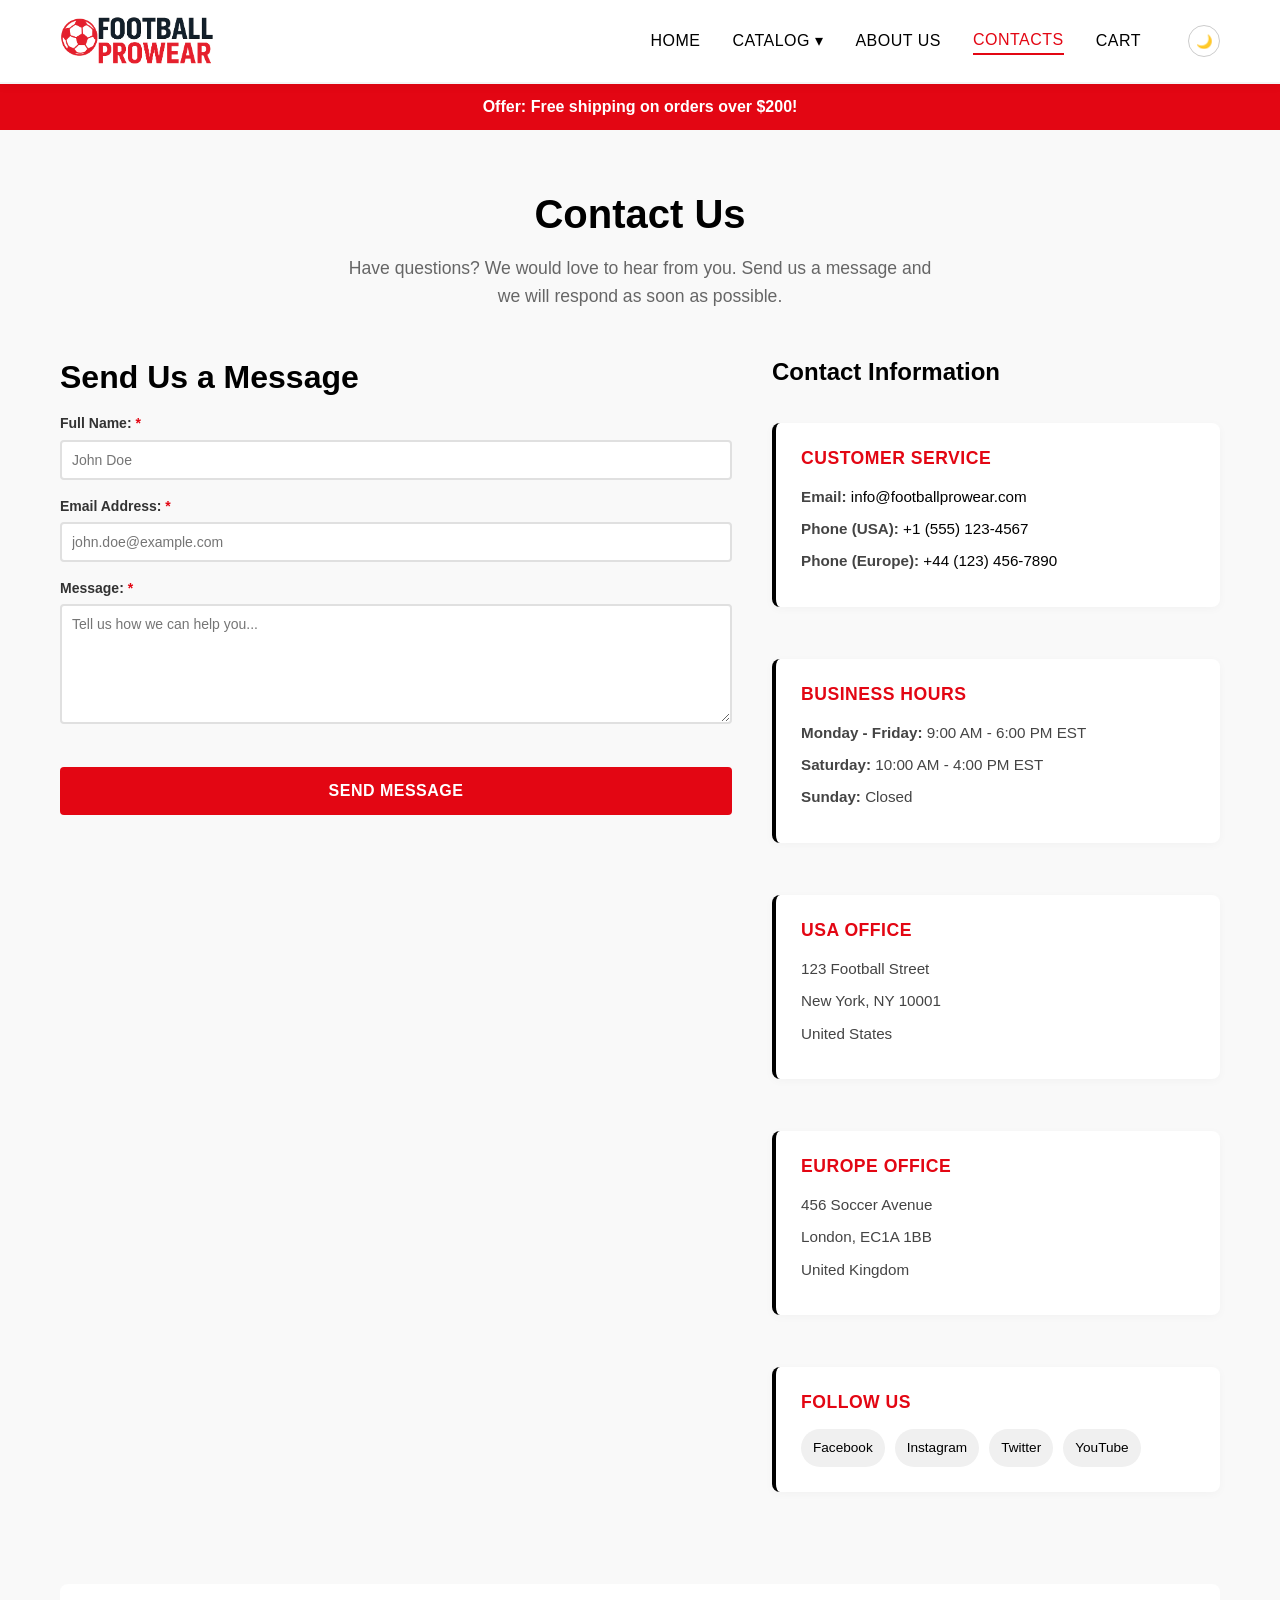
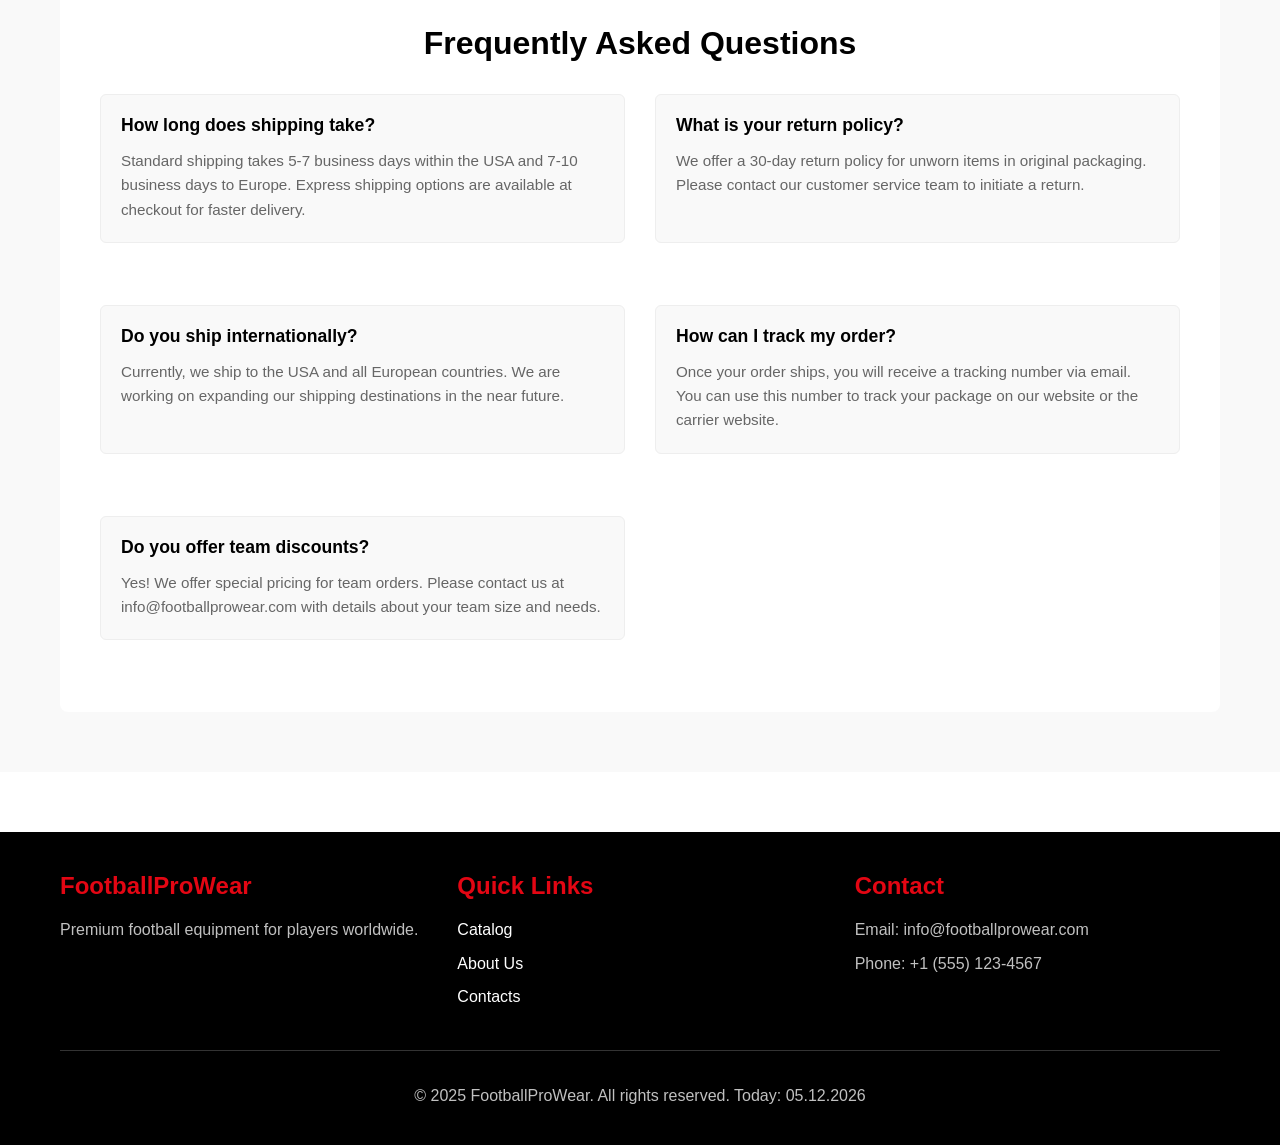
<file: contacts.html>
<!DOCTYPE html>
<html lang="en">
  <head>
    <meta charset="UTF-8" />
    <meta name="viewport" content="width=device-width, initial-scale=1.0" />
    <meta
      name="description"
      content="Contact FootballProWear - Get in touch with our team for support, questions, or feedback about football equipment."
    />
    <title>Contact Us - FootballProWear</title>
    <link rel="stylesheet" href="css/index.css" />
  </head>
  <body>
    <header>
      <div class="container">
        <div class="logo">
          <a href="index.html">
            <img
              src="images/logo.png"
              alt="FootballProWear Logo"
              width="200"
              height="70"
            />
          </a>
        </div>

        <input type="checkbox" id="menu-toggle" />
        <label for="menu-toggle" class="menu-icon">&#9776;</label>

        <nav>
          <ul>
            <li><a href="index.html">Home</a></li>
            <li class="dropdown-item">
              <a href="catalog.html?filter=all">Catalog ▾</a>
              <div class="mega-menu">
                <div class="mega-column">
                  <h3>
                    <a href="catalog.html?filter=cleats">Football Boots</a>
                  </h3>
                  <ul>
                    <li>
                      <a href="catalog.html?filter=mercurial">Nike Mercurial</a>
                    </li>
                    <li>
                      <a href="catalog.html?filter=predator">Adidas Predator</a>
                    </li>
                    <li>
                      <a href="catalog.html?filter=future">Puma Future</a>
                    </li>
                    <li><a href="catalog.html?filter=cleats">All Cleats</a></li>
                  </ul>
                </div>
                <div class="mega-column">
                  <h3><a href="catalog.html?filter=jerseys">Clothing</a></h3>
                  <ul>
                    <li><a href="catalog.html?filter=jerseys">Jerseys</a></li>
                    <li>
                      <a href="catalog.html?filter=training">Training Wear</a>
                    </li>
                    <li><a href="catalog.html?filter=shorts">Shorts</a></li>
                  </ul>
                </div>
                <div class="mega-column">
                  <h3>
                    <a href="catalog.html?filter=accessories">Accessories</a>
                  </h3>
                  <ul>
                    <li>
                      <a href="catalog.html?filter=gloves">Goalkeeper Gloves</a>
                    </li>
                    <li>
                      <a href="catalog.html?filter=shin-guards">Shin Guards</a>
                    </li>
                    <li><a href="catalog.html?filter=ball">Footballs</a></li>
                  </ul>
                </div>
              </div>
            </li>
            <li><a href="about.html">About Us</a></li>
            <li><a href="contacts.html" class="active">Contacts</a></li>
            <li><a href="cart.html">Cart</a></li>
            <li class="theme-btn-container">
              <button id="theme-toggle" class="btn-theme" title="Switch Theme">
                🌙
              </button>
            </li>
          </ul>
        </nav>
      </div>
    </header>

    <main>
      <section class="contacts-page">
        <div class="container">
          <h1>Contact Us</h1>
          <p class="lead">
            Have questions? We would love to hear from you. Send us a message
            and we will respond as soon as possible.
          </p>

          <div class="contacts-layout">
            <div class="contact-form-section">
              <h2>Send Us a Message</h2>
              <form class="contact-form" id="contact-form" novalidate>
                <div class="form-group">
                  <label for="name"
                    >Full Name: <span class="required">*</span></label
                  >
                  <input
                    type="text"
                    id="name"
                    name="name"
                    required
                    placeholder="John Doe"
                  />
                  <span class="error-msg" id="name-error"></span>
                </div>

                <div class="form-group">
                  <label for="email"
                    >Email Address: <span class="required">*</span></label
                  >
                  <input
                    type="email"
                    id="email"
                    name="email"
                    required
                    placeholder="john.doe@example.com"
                  />
                  <span class="error-msg" id="email-error"></span>
                </div>

                <div class="form-group">
                  <label for="message"
                    >Message: <span class="required">*</span></label
                  >
                  <textarea
                    id="message"
                    name="message"
                    rows="6"
                    required
                    placeholder="Tell us how we can help you..."
                  ></textarea>
                  <span class="error-msg" id="message-error"></span>
                </div>

                <button type="submit" class="btn-primary">Send Message</button>
              </form>
            </div>

            <aside class="contact-info-section">
              <h2>Contact Information</h2>

              <div class="contact-info-block">
                <h3>Customer Service</h3>
                <p>
                  <strong>Email:</strong>
                  <a href="mailto:info@footballprowear.com"
                    >info@footballprowear.com</a
                  >
                </p>
                <p>
                  <strong>Phone (USA):</strong>
                  <a href="tel:+15551234567">+1 (555) 123-4567</a>
                </p>
                <p>
                  <strong>Phone (Europe):</strong>
                  <a href="tel:+441234567890">+44 (123) 456-7890</a>
                </p>
              </div>

              <div class="contact-info-block">
                <h3>Business Hours</h3>
                <p><strong>Monday - Friday:</strong> 9:00 AM - 6:00 PM EST</p>
                <p><strong>Saturday:</strong> 10:00 AM - 4:00 PM EST</p>
                <p><strong>Sunday:</strong> Closed</p>
              </div>

              <div class="contact-info-block">
                <h3>USA Office</h3>
                <p>123 Football Street</p>
                <p>New York, NY 10001</p>
                <p>United States</p>
              </div>

              <div class="contact-info-block">
                <h3>Europe Office</h3>
                <p>456 Soccer Avenue</p>
                <p>London, EC1A 1BB</p>
                <p>United Kingdom</p>
              </div>

              <div class="contact-info-block">
                <h3>Follow Us</h3>
                <ul class="social-links">
                  <li>
                    <a
                      href="https://facebook.com"
                      target="_blank"
                      rel="noopener"
                      >Facebook</a
                    >
                  </li>
                  <li>
                    <a
                      href="https://instagram.com"
                      target="_blank"
                      rel="noopener"
                      >Instagram</a
                    >
                  </li>
                  <li>
                    <a href="https://twitter.com" target="_blank" rel="noopener"
                      >Twitter</a
                    >
                  </li>
                  <li>
                    <a href="https://youtube.com" target="_blank" rel="noopener"
                      >YouTube</a
                    >
                  </li>
                </ul>
              </div>
            </aside>
          </div>

          <section class="faq-section">
            <h2>Frequently Asked Questions</h2>
            <div class="faq-list">
              <article class="faq-item">
                <h3>How long does shipping take?</h3>
                <p>
                  Standard shipping takes 5-7 business days within the USA and
                  7-10 business days to Europe. Express shipping options are
                  available at checkout for faster delivery.
                </p>
              </article>

              <article class="faq-item">
                <h3>What is your return policy?</h3>
                <p>
                  We offer a 30-day return policy for unworn items in original
                  packaging. Please contact our customer service team to
                  initiate a return.
                </p>
              </article>

              <article class="faq-item">
                <h3>Do you ship internationally?</h3>
                <p>
                  Currently, we ship to the USA and all European countries. We
                  are working on expanding our shipping destinations in the near
                  future.
                </p>
              </article>

              <article class="faq-item">
                <h3>How can I track my order?</h3>
                <p>
                  Once your order ships, you will receive a tracking number via
                  email. You can use this number to track your package on our
                  website or the carrier website.
                </p>
              </article>

              <article class="faq-item">
                <h3>Do you offer team discounts?</h3>
                <p>
                  Yes! We offer special pricing for team orders. Please contact
                  us at info@footballprowear.com with details about your team
                  size and needs.
                </p>
              </article>
            </div>
          </section>
        </div>
      </section>
    </main>

    <footer>
      <div class="container">
        <div class="footer-content">
          <div class="footer-section">
            <h3>FootballProWear</h3>
            <p>Premium football equipment for players worldwide.</p>
          </div>
          <div class="footer-section">
            <h3>Quick Links</h3>
            <ul>
              <li><a href="catalog.html">Catalog</a></li>
              <li><a href="about.html">About Us</a></li>
              <li><a href="contacts.html">Contacts</a></li>
            </ul>
          </div>
          <div class="footer-section">
            <h3>Contact</h3>
            <p>Email: info@footballprowear.com</p>
            <p>Phone: +1 (555) 123-4567</p>
          </div>
        </div>
        <div class="footer-bottom">
          <p>
            &copy; <span id="year-container">2025</span> FootballProWear. All
            rights reserved. Today: <span id="current-date"></span>
          </p>
        </div>
      </div>
    </footer>

    <script src="js/main.js"></script>
  </body>
</html>
</file>
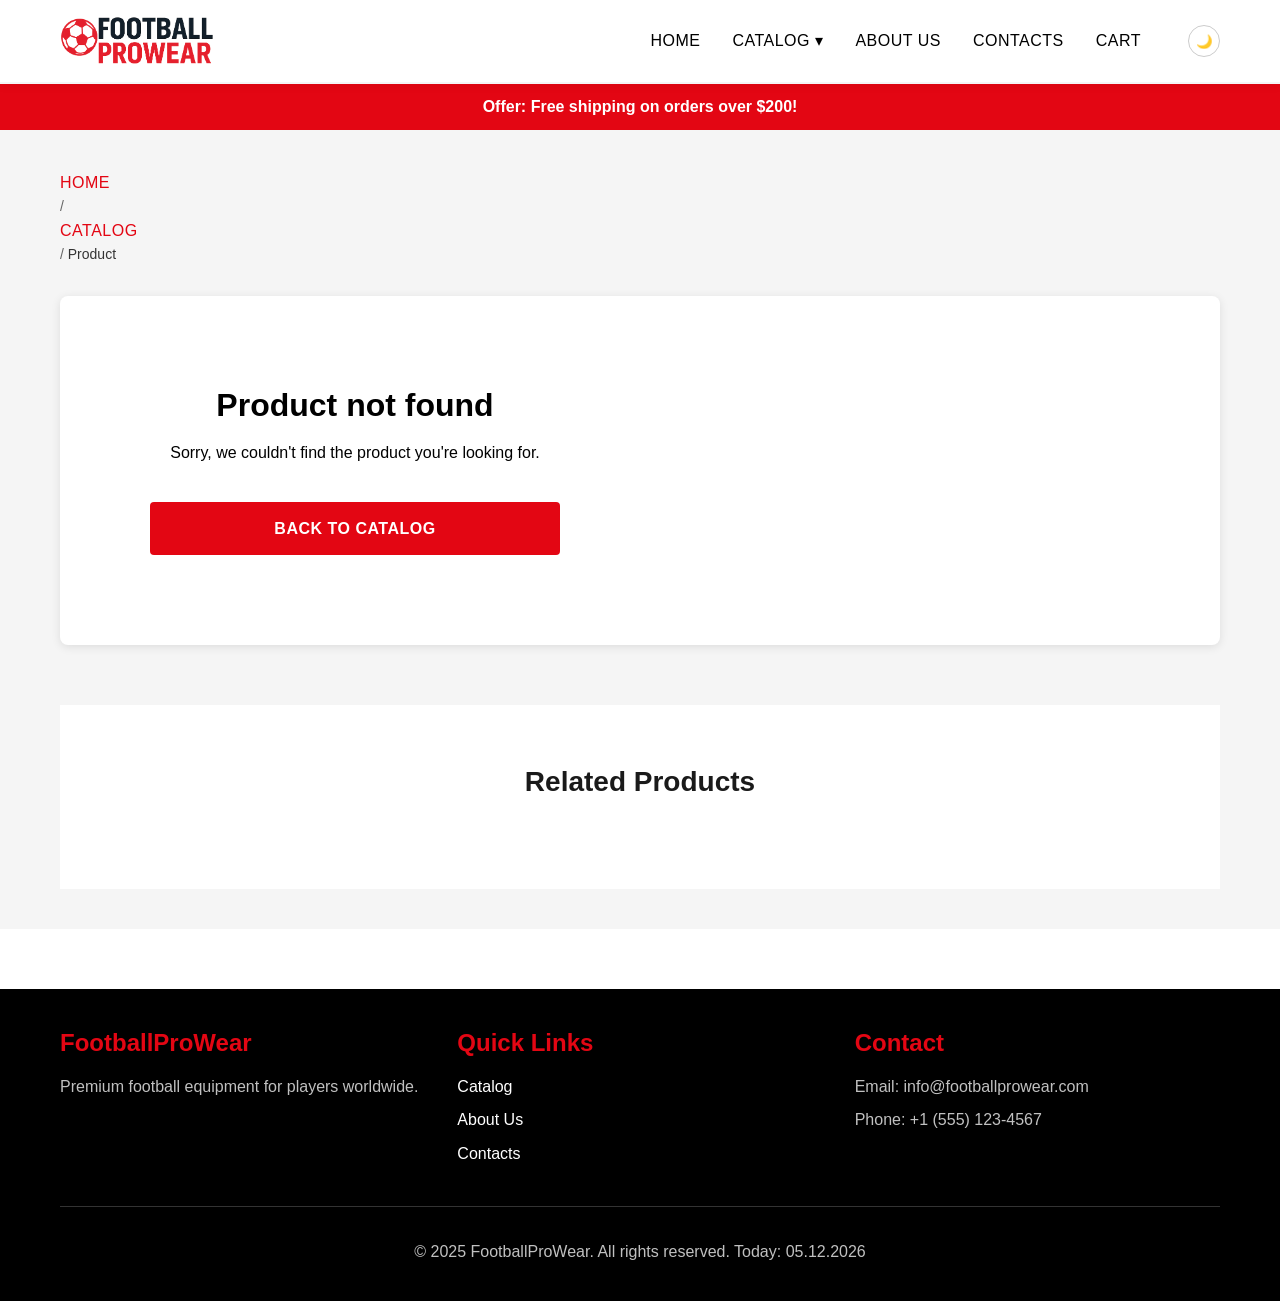
<file: product.html>
<!DOCTYPE html>
<html lang="en">
  <head>
    <meta charset="UTF-8" />
    <meta name="viewport" content="width=device-width, initial-scale=1.0" />
    <meta name="description" content="Product details - FootballProWear" />
    <title>Product - FootballProWear</title>
    <link rel="stylesheet" href="css/index.css" />
    <style>
      .product-detail-page {
        padding: 40px 0;
        background-color: #f5f5f5;
        min-height: 80vh;
      }

      .breadcrumb {
        margin-bottom: 30px;
        font-size: 14px;
        color: #666;
      }

      .breadcrumb a {
        color: #e30613;
        text-decoration: none;
        transition: opacity 0.3s ease;
      }

      .breadcrumb a:hover {
        opacity: 0.7;
      }

      .breadcrumb span {
        color: #333;
      }

      .product-detail {
        display: grid;
        grid-template-columns: 1fr 1fr;
        gap: 60px;
        background-color: white;
        padding: 40px;
        border-radius: 8px;
        box-shadow: 0 2px 10px rgba(0, 0, 0, 0.1);
        margin-bottom: 60px;
      }

      .product-images {
        position: relative;
      }

      .main-image {
        width: 100%;
        background-color: #f5f5f5;
        border-radius: 8px;
        overflow: hidden;
        display: flex;
        align-items: center;
        justify-content: center;
        padding: 20px;
      }

      .main-image img {
        width: 100%;
        height: auto;
        max-height: 500px;
        object-fit: contain;
        transition: transform 0.3s ease;
      }

      .main-image img:hover {
        transform: scale(1.05);
      }

      .product-info {
        display: flex;
        flex-direction: column;
        gap: 20px;
      }

      .product-info h1 {
        font-size: 32px;
        color: #1a1a1a;
        margin: 0;
        line-height: 1.3;
      }

      .product-brand {
        font-size: 18px;
        color: #e30613;
        font-weight: 600;
        margin: 0;
      }

      .product-sku {
        font-size: 14px;
        color: #999;
        margin: 0;
      }

      .product-price {
        margin: 10px 0;
      }

      .product-price .price {
        font-size: 36px;
        font-weight: 700;
        color: #e30613;
      }

      .product-description {
        border-top: 1px solid #e0e0e0;
        border-bottom: 1px solid #e0e0e0;
        padding: 20px 0;
      }

      .product-description h3 {
        font-size: 18px;
        color: #1a1a1a;
        margin-bottom: 10px;
      }

      .product-description p {
        font-size: 16px;
        color: #666;
        line-height: 1.6;
        margin: 0;
      }

      .product-meta {
        font-size: 14px;
        color: #666;
      }

      .product-meta strong {
        color: #1a1a1a;
      }

      .product-meta span {
        text-transform: capitalize;
      }

      .size-selector {
        margin: 25px 0;
        padding: 20px 0;
        border-top: 1px solid #e0e0e0;
        border-bottom: 1px solid #e0e0e0;
      }

      .size-selector label {
        display: block;
        font-size: 16px;
        font-weight: 600;
        color: #1a1a1a;
        margin-bottom: 12px;
        text-transform: uppercase;
        letter-spacing: 0.5px;
      }

      .size-selector select {
        width: 100%;
        padding: 14px 16px;
        font-size: 16px;
        font-family: inherit;
        color: #333;
        background-color: #ffffff;
        border: 2px solid #e0e0e0;
        border-radius: 6px;
        cursor: pointer;
        transition: all 0.3s ease;
        appearance: none;
        -webkit-appearance: none;
        -moz-appearance: none;
        background-image: url("data:image/svg+xml;charset=UTF-8,%3csvg xmlns='http://www.w3.org/2000/svg' viewBox='0 0 24 24' fill='none' stroke='%23333' stroke-width='2' stroke-linecap='round' stroke-linejoin='round'%3e%3cpolyline points='6 9 12 15 18 9'%3e%3c/polyline%3e%3c/svg%3e");
        background-repeat: no-repeat;
        background-position: right 12px center;
        background-size: 20px;
        padding-right: 45px;
      }

      .size-selector select:hover {
        border-color: #1a1a1a;
        box-shadow: 0 2px 8px rgba(0, 0, 0, 0.08);
      }

      .size-selector select:focus {
        outline: none;
        border-color: #e30613;
        box-shadow: 0 0 0 3px rgba(227, 6, 19, 0.1);
      }

      .size-selector select:disabled {
        background-color: #f5f5f5;
        cursor: not-allowed;
        opacity: 0.6;
      }

      .size-selector select option {
        padding: 12px;
        font-size: 15px;
      }

      .size-selector select option:first-child {
        color: #999;
      }

      .size-selector select:valid:not([value=""]) {
        color: #1a1a1a;
        font-weight: 500;
      }

      .size-selector select:active {
        transform: scale(0.99);
      }

      .size-selector.error select {
        border-color: #e30613;
        animation: shake 0.3s ease;
      }

      @keyframes shake {
        0%,
        100% {
          transform: translateX(0);
        }
        25% {
          transform: translateX(-5px);
        }
        75% {
          transform: translateX(5px);
        }
      }

      .product-actions {
        display: flex;
        gap: 20px;
        align-items: center;
        margin-top: 20px;
      }

      .quantity-selector {
        display: flex;
        align-items: center;
        gap: 10px;
      }

      .quantity-selector label {
        font-size: 16px;
        font-weight: 600;
        color: #1a1a1a;
      }

      .quantity-selector input[type="number"] {
        width: 80px;
        padding: 12px;
        border: 2px solid #e0e0e0;
        border-radius: 4px;
        font-size: 16px;
        text-align: center;
        transition: border-color 0.3s ease;
      }

      .quantity-selector input[type="number"]:focus {
        outline: none;
        border-color: #e30613;
      }

      .btn-primary {
        background-color: #e30613;
        color: white;
        padding: 14px 40px;
        border: none;
        border-radius: 4px;
        font-size: 16px;
        font-weight: 600;
        cursor: pointer;
        transition: background-color 0.3s ease, transform 0.2s ease;
        text-decoration: none;
        display: inline-block;
      }

      .btn-primary:hover {
        background-color: #b3050f;
        transform: translateY(-2px);
      }

      .btn-primary:active {
        transform: translateY(0);
      }

      .related-products {
        margin-top: 60px;
      }

      .related-products h2 {
        font-size: 28px;
        color: #1a1a1a;
        margin-bottom: 30px;
        text-align: center;
      }

      .related-products .products-grid {
        display: grid;
        grid-template-columns: repeat(auto-fill, minmax(250px, 1fr));
        gap: 30px;
      }

      .related-products .product-card {
        background-color: white;
        border-radius: 8px;
        padding: 20px;
        text-align: center;
        transition: transform 0.3s ease, box-shadow 0.3s ease;
        box-shadow: 0 2px 8px rgba(0, 0, 0, 0.1);
      }

      .related-products .product-card:hover {
        transform: translateY(-5px);
        box-shadow: 0 4px 15px rgba(0, 0, 0, 0.15);
      }

      .related-products .product-card img {
        width: 100%;
        height: 200px;
        object-fit: contain;
        margin-bottom: 15px;
        background-color: #f5f5f5;
        border-radius: 4px;
        padding: 10px;
      }

      .related-products .product-card h3 {
        font-size: 16px;
        color: #1a1a1a;
        margin: 10px 0;
        line-height: 1.4;
        min-height: 40px;
      }

      .related-products .product-card .brand {
        font-size: 14px;
        color: #e30613;
        font-weight: 600;
        margin: 5px 0;
      }

      .related-products .product-card .price {
        font-size: 20px;
        font-weight: 700;
        color: #1a1a1a;
        margin: 10px 0;
      }

      .btn-secondary {
        background-color: #1a1a1a;
        color: white;
        padding: 10px 20px;
        border: none;
        border-radius: 4px;
        font-size: 14px;
        font-weight: 600;
        cursor: pointer;
        transition: background-color 0.3s ease;
        text-decoration: none;
        display: inline-block;
        margin-top: 10px;
      }

      .btn-secondary:hover {
        background-color: #e30613;
      }

      @media (max-width: 968px) {
        .product-detail {
          grid-template-columns: 1fr;
          gap: 40px;
          padding: 30px;
        }

        .product-info h1 {
          font-size: 26px;
        }

        .product-price .price {
          font-size: 30px;
        }

        .product-actions {
          flex-direction: column;
          align-items: stretch;
        }

        .btn-primary {
          width: 100%;
          text-align: center;
        }

        .related-products .products-grid {
          grid-template-columns: repeat(auto-fill, minmax(200px, 1fr));
          gap: 20px;
        }

        .size-selector {
          margin: 20px 0;
          padding: 15px 0;
        }

        .size-selector label {
          font-size: 14px;
          margin-bottom: 10px;
        }

        .size-selector select {
          padding: 12px 14px;
          font-size: 15px;
          background-size: 18px;
          padding-right: 40px;
        }
      }

      @media (max-width: 580px) {
        .product-detail-page {
          padding: 20px 0;
        }

        .product-detail {
          padding: 20px;
          margin-bottom: 40px;
        }

        .product-info h1 {
          font-size: 22px;
        }

        .product-price .price {
          font-size: 26px;
        }

        .breadcrumb {
          font-size: 12px;
          margin-bottom: 20px;
        }

        .related-products h2 {
          font-size: 24px;
          margin-bottom: 20px;
        }

        .related-products .products-grid {
          grid-template-columns: 1fr;
        }
      }
    </style>
  </head>
  <body>
    <header>
      <div class="container">
        <div class="logo">
          <a href="index.html">
            <img
              src="images/logo.png"
              alt="FootballProWear Logo"
              width="200"
              height="70"
            />
          </a>
        </div>

        <input type="checkbox" id="menu-toggle" />
        <label for="menu-toggle" class="menu-icon">&#9776;</label>

        <nav>
          <ul>
            <li><a href="index.html">Home</a></li>
            <li class="dropdown-item">
              <a href="catalog.html?filter=all">Catalog ▾</a>
              <div class="mega-menu">
                <div class="mega-column">
                  <h3>
                    <a href="catalog.html?filter=cleats">Football Boots</a>
                  </h3>
                  <ul>
                    <li>
                      <a href="catalog.html?filter=nike">Nike Mercurial</a>
                    </li>
                    <li>
                      <a href="catalog.html?filter=adidas">Adidas Predator</a>
                    </li>
                    <li><a href="catalog.html?filter=puma">Puma Future</a></li>
                    <li><a href="catalog.html?filter=cleats">All Cleats</a></li>
                  </ul>
                </div>
                <div class="mega-column">
                  <h3><a href="catalog.html?filter=jerseys">Clothing</a></h3>
                  <ul>
                    <li><a href="catalog.html?filter=jerseys">Jerseys</a></li>
                    <li>
                      <a href="catalog.html?filter=training">Training Wear</a>
                    </li>
                    <li><a href="catalog.html?filter=shorts">Shorts</a></li>
                  </ul>
                </div>
                <div class="mega-column">
                  <h3>
                    <a href="catalog.html?filter=accessories">Accessories</a>
                  </h3>
                  <ul>
                    <li>
                      <a href="catalog.html?filter=gloves">Goalkeeper Gloves</a>
                    </li>
                    <li>
                      <a href="catalog.html?filter=shin-guards">Shin Guards</a>
                    </li>
                    <li><a href="catalog.html?filter=balls">Footballs</a></li>
                  </ul>
                </div>
              </div>
            </li>
            <li><a href="about.html">About Us</a></li>
            <li><a href="contacts.html">Contacts</a></li>
            <li><a href="cart.html">Cart</a></li>
            <li class="theme-btn-container">
              <button id="theme-toggle" class="btn-theme" title="Switch Theme">
                🌙
              </button>
            </li>
          </ul>
        </nav>
      </div>
    </header>

    <main>
      <section class="product-detail-page">
        <div class="container">
          <nav class="breadcrumb">
            <a href="index.html">Home</a> / <a href="catalog.html">Catalog</a> /
            <span id="breadcrumb-current">Product</span>
          </nav>

          <div class="product-detail">
            <div class="product-images">
              <div class="main-image">
                <img
                  id="main-product-image"
                  src=""
                  alt="Product Image"
                  width="500"
                  height="500"
                />
              </div>
            </div>

            <div class="product-info">
              <h1 id="product-name">Loading...</h1>
              <p class="product-brand" id="product-brand">Brand</p>
              <p class="product-sku" id="product-sku">SKU: ...</p>

              <div class="product-price">
                <span class="price" id="product-price">$0.00</span>
              </div>

              <div class="product-description">
                <h3>Description</h3>
                <p id="product-description">Loading product information...</p>
              </div>

              <div class="product-meta">
                <p>
                  <strong>Category:</strong>
                  <span id="product-category">-</span>
                </p>
              </div>

              <div class="size-selector" style="display: none">
                <label for="size-select">Size:</label>
                <select id="size-select" name="size" required>
                  <option value="">Select size</option>
                </select>
              </div>

              <div class="product-actions">
                <div class="quantity-selector">
                  <label for="quantity">Quantity:</label>
                  <input
                    type="number"
                    id="quantity"
                    name="quantity"
                    value="1"
                    min="1"
                    max="10"
                  />
                </div>
                <button class="btn-primary" id="add-to-cart">
                  Add to Cart
                </button>
              </div>
            </div>
          </div>

          <div class="related-products">
            <h2>Related Products</h2>
            <div class="products-grid" id="related-products-grid"></div>
          </div>
        </div>
      </section>
    </main>

    <footer>
      <div class="container">
        <div class="footer-content">
          <div class="footer-section">
            <h3>FootballProWear</h3>
            <p>Premium football equipment for players worldwide.</p>
          </div>
          <div class="footer-section">
            <h3>Quick Links</h3>
            <ul>
              <li><a href="catalog.html">Catalog</a></li>
              <li><a href="about.html">About Us</a></li>
              <li><a href="contacts.html">Contacts</a></li>
            </ul>
          </div>
          <div class="footer-section">
            <h3>Contact</h3>
            <p>Email: info@footballprowear.com</p>
            <p>Phone: +1 (555) 123-4567</p>
          </div>
        </div>
        <div class="footer-bottom">
          <p>
            &copy; <span id="year-container">2025</span> FootballProWear. All
            rights reserved. Today: <span id="current-date"></span>
          </p>
        </div>
      </div>
    </footer>

    <script src="js/main.js"></script>
  </body>
</html>
</file>
<file: css/index.css>
@import url("./variables.css");
@import url("./reset.css");
@import url("./layout.css");
@import url("./components.css");
@import url("./pages.css");

.hero {
  background-image: linear-gradient(rgba(0, 0, 0, 0.5), rgba(0, 0, 0, 0.5)),
    url("../images/hero-banner.jpg");
  background-size: cover;
  background-position: center;
  color: var(--primary-white);
  padding: 200px 0;
  text-align: center;

  display: flex;
  align-items: center;
  justify-content: center;
}

.hero .container {
  display: flex;
  flex-direction: column;
  align-items: center;
  max-width: 800px;
  margin: 0 auto;
}

.hero h1 {
  font-size: 3.5rem;
  margin-bottom: 1.5rem;
  color: var(--primary-white);
  text-shadow: 2px 2px 4px rgba(0, 0, 0, 0.7);
  font-weight: 700;
  line-height: 1.2;
}

.hero p {
  font-size: 1.25rem;
  margin-bottom: 2.5rem;
  color: var(--primary-white);
  text-shadow: 1px 1px 3px rgba(0, 0, 0, 0.7);

  max-width: 600px;
  margin-left: auto;
  margin-right: auto;
}

.features {
  padding: 80px 0;
  background-color: var(--primary-white);
}

.features h2 {
  text-align: center;
  margin-bottom: 3rem;
  font-size: 2.5rem;
  color: var(--primary-black);
}

.features-grid {
  display: grid;
  grid-template-columns: repeat(auto-fit, minmax(250px, 1fr));
  gap: 2rem;
  padding: 0 20px;
}

.feature-card {
  padding: 2.5rem 2rem;
  background-color: var(--bg-grey);
  text-align: center;
  border-radius: 8px;
  transition: transform 0.3s ease, box-shadow 0.3s ease;
  border: 1px solid transparent;
}

.feature-card:hover {
  transform: translateY(-5px);
  box-shadow: 0 10px 20px rgba(0, 0, 0, 0.1);
  border-color: var(--primary-red);
}

.feature-card h3 {
  color: var(--primary-red);
  margin-bottom: 1rem;
  font-size: 1.5rem;
}

.feature-card p {
  color: #666;
  line-height: 1.6;
}

.featured-products {
  padding: 80px 0;
  background-color: var(--primary-white);
}

.featured-products h2 {
  text-align: center;
  margin-bottom: 3rem;
  font-size: 2.5rem;
  color: var(--primary-black);
}
</file>
